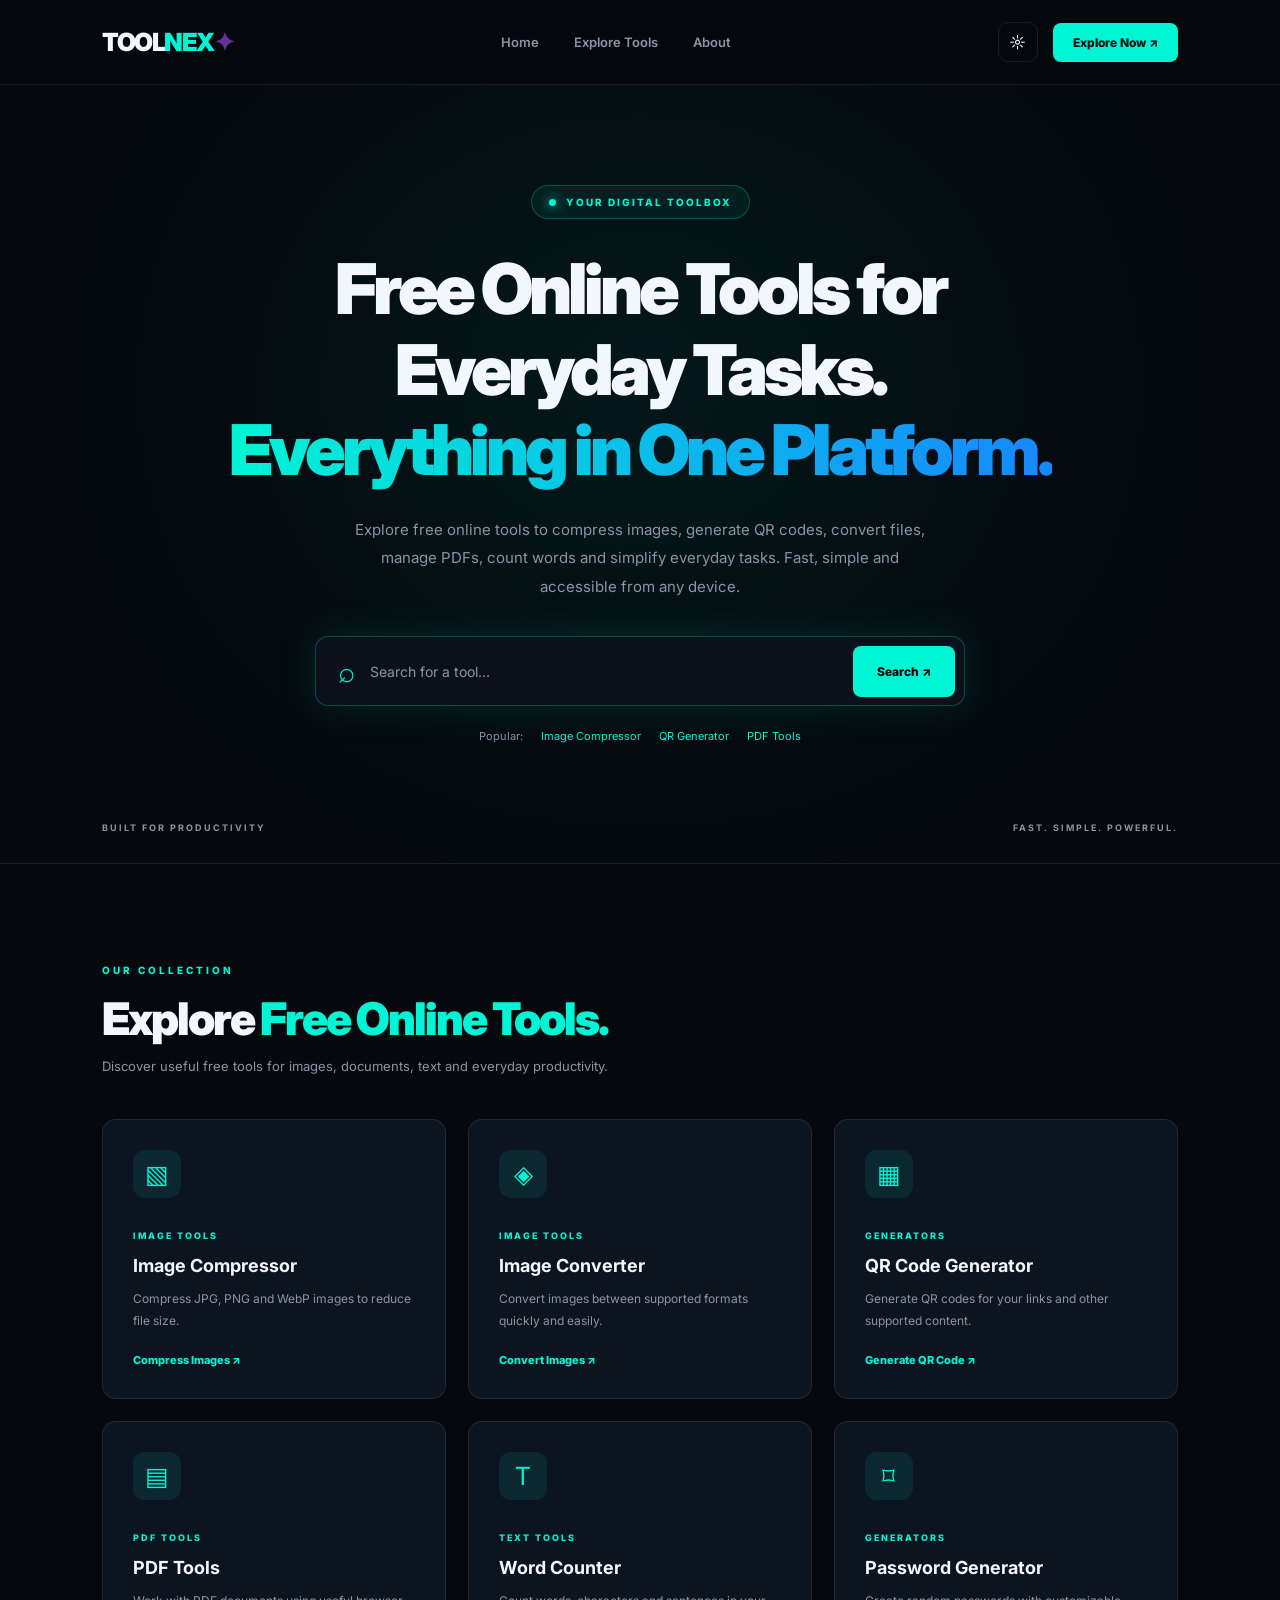
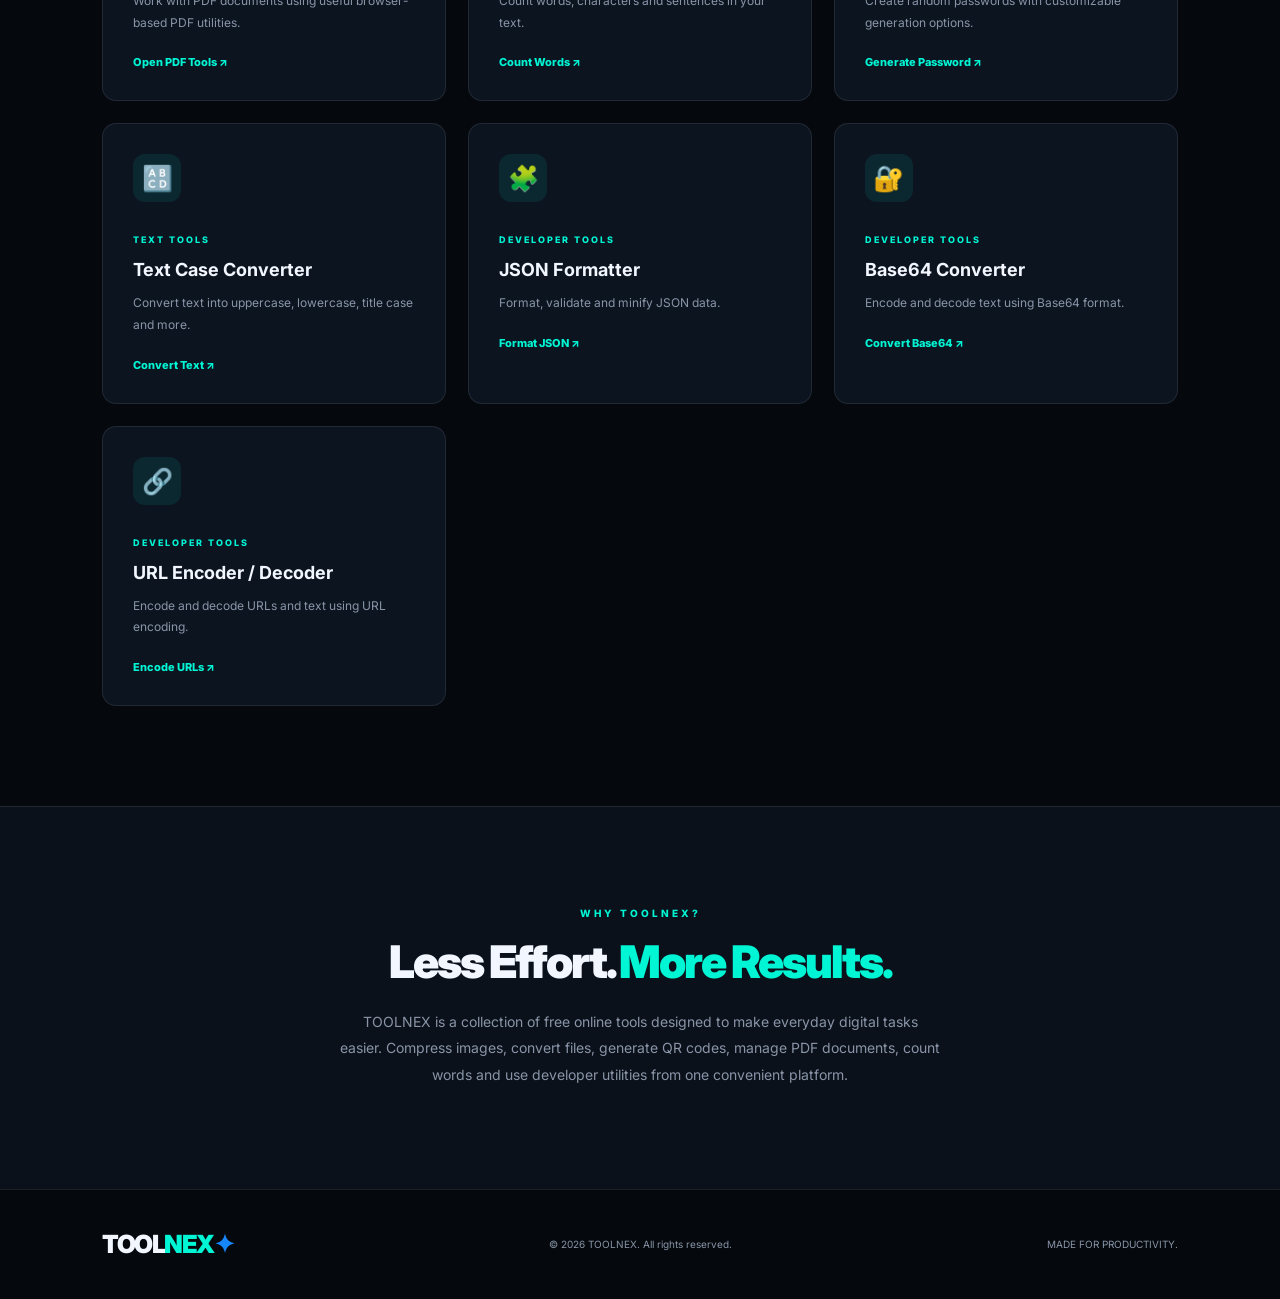
<file: index.html>
<!DOCTYPE html>
<html lang="en">

<head>
    <meta charset="UTF-8">
    <meta name="viewport" content="width=device-width, initial-scale=1.0">

    <!-- Google Search Console Verification -->
    <meta name="google-site-verification" content="qCB3Lh2hnZC_eKk-9dJciXlxJFnbBsDnRE0kiThZESY">

    <!-- Primary SEO -->
    <title>TOOLNEX - Free Online Tools for Images, PDFs, Text & More</title>

    <meta name="description" content="Explore TOOLNEX, your free online toolbox. Compress images, convert image formats, generate QR codes, manage PDFs, count words, create passwords and use developer tools.">

    <meta name="robots" content="index, follow, max-image-preview:large">
    <meta name="theme-color" content="#05080d">

    <meta name="author" content="TOOLNEX">

    <link rel="canonical" href="https://the-apex-coder.github.io/TOOLNEX/">

    <!-- Open Graph SEO -->
    <meta property="og:type" content="website">
    <meta property="og:site_name" content="TOOLNEX">
    <meta property="og:title" content="TOOLNEX - Free Online Tools for Everyone">
    <meta property="og:description" content="Your ultimate collection of free online tools. Compress images, create QR codes, manage PDFs and simplify everyday tasks.">
    <meta property="og:url" content="https://the-apex-coder.github.io/TOOLNEX/">
    <meta property="og:locale" content="en_US">

    <!-- Twitter SEO -->
    <meta name="twitter:card" content="summary">
    <meta name="twitter:title" content="TOOLNEX - Free Online Tools">
    <meta name="twitter:description" content="Discover free online tools for image compression, QR generation, PDFs, text and developer productivity.">

    <!-- Website Stylesheet -->
    <link rel="stylesheet" href="css/style.css">
</head>

<body>

    <!-- NAVBAR -->
    <header class="navbar">

        <a href="index.html" class="logo" aria-label="TOOLNEX Home">
            TOOL<span>NEX</span><i style="color: rebeccapurple;">✦</i>
        </a>

        <nav class="nav-links" id="navLinks" aria-label="Main navigation">
            <a href="#home">Home</a>
            <a href="#tools">Explore Tools</a>
            <a href="#about">About</a>
        </nav>

        <div class="nav-actions">

            <button
                class="theme-btn"
                id="themeBtn"
                aria-label="Toggle theme"
                type="button">
                ☼
            </button>

            <a href="#tools" class="nav-button">
                Explore Now ↗
            </a>

        </div>

        <button
            class="menu-btn"
            id="menuBtn"
            aria-label="Toggle navigation menu"
            aria-expanded="false"
            aria-controls="navLinks"
            type="button">
            ☰
        </button>

    </header>


    <!-- MAIN CONTENT -->
    <main>

        <!-- HERO SECTION -->
        <section class="hero" id="home">

            <div class="hero-glow"></div>

            <div class="hero-content">

                <div class="hero-tag">
                    <span class="status-dot"></span>
                    YOUR DIGITAL TOOLBOX
                </div>

                <h1>
                    Free Online Tools for Everyday Tasks.
                    <br>
                    <span>Everything in One Platform.</span>
                </h1>

                <p>
                    Explore free online tools to compress images,
                    generate QR codes, convert files, manage PDFs,
                    count words and simplify everyday tasks.
                    Fast, simple and accessible from any device.
                </p>

                <!-- TOOL SEARCH -->
                <div class="search-container">

                    <label for="searchInput" class="search-icon">
                        ⌕
                    </label>

                    <input
                        type="search"
                        id="searchInput"
                        placeholder="Search for a tool..."
                        autocomplete="off"
                        aria-label="Search available online tools">

                    <button id="searchBtn" type="button">
                        Search ↗
                    </button>

                </div>

                <div class="popular-searches">

                    <span>Popular:</span>

                    <a href="tools/image-compressor.html">
                        Image Compressor
                    </a>

                    <a href="tools/qr-generator.html">
                        QR Generator
                    </a>

                    <a href="tools/pdf-tools.html">
                        PDF Tools
                    </a>

                </div>

            </div>

            <div class="hero-bottom">
                <span>BUILT FOR PRODUCTIVITY</span>
                <span>FAST. SIMPLE. POWERFUL.</span>
            </div>

        </section>


        <!-- TOOLS COLLECTION -->
        <section class="tools-section" id="tools">

            <div class="section-heading">

                <div>

                    <span class="section-label">
                        OUR COLLECTION
                    </span>

                    <h2>
                        Explore <span>Free Online Tools.</span>
                    </h2>

                    <p>
                        Discover useful free tools for images,
                        documents, text and everyday productivity.
                    </p>

                </div>

            </div>


            <!-- TOOL CARDS -->
            <div class="tools-grid" id="toolsGrid">


                <!-- 1. IMAGE COMPRESSOR -->
                <article class="tool-card" data-name="image compressor">

                    <div class="tool-icon">▧</div>

                    <span class="tool-category">
                        IMAGE TOOLS
                    </span>

                    <h3>Image Compressor</h3>

                    <p>
                        Compress JPG, PNG and WebP images
                        to reduce file size.
                    </p>

                    <a href="tools/image-compressor.html" class="tool-link">
                        Compress Images ↗
                    </a>

                </article>


                <!-- 2. IMAGE CONVERTER -->
                <article class="tool-card" data-name="image converter">

                    <div class="tool-icon">◈</div>

                    <span class="tool-category">
                        IMAGE TOOLS
                    </span>

                    <h3>Image Converter</h3>

                    <p>
                        Convert images between supported
                        formats quickly and easily.
                    </p>

                    <a href="tools/image-converter.html" class="tool-link">
                        Convert Images ↗
                    </a>

                </article>


                <!-- 3. QR GENERATOR -->
                <article class="tool-card" data-name="qr generator">

                    <div class="tool-icon">▦</div>

                    <span class="tool-category">
                        GENERATORS
                    </span>

                    <h3>QR Code Generator</h3>

                    <p>
                        Generate QR codes for your links
                        and other supported content.
                    </p>

                    <a href="tools/qr-generator.html" class="tool-link">
                        Generate QR Code ↗
                    </a>

                </article>


                <!-- 4. PDF TOOLS -->
                <article class="tool-card" data-name="pdf tools">

                    <div class="tool-icon">▤</div>

                    <span class="tool-category">
                        PDF TOOLS
                    </span>

                    <h3>PDF Tools</h3>

                    <p>
                        Work with PDF documents using
                        useful browser-based PDF utilities.
                    </p>

                    <a href="tools/pdf-tools.html" class="tool-link">
                        Open PDF Tools ↗
                    </a>

                </article>


                <!-- 5. WORD COUNTER -->
                <article class="tool-card" data-name="word counter">

                    <div class="tool-icon">T</div>

                    <span class="tool-category">
                        TEXT TOOLS
                    </span>

                    <h3>Word Counter</h3>

                    <p>
                        Count words, characters and sentences
                        in your text.
                    </p>

                    <a href="tools/word-counter.html" class="tool-link">
                        Count Words ↗
                    </a>

                </article>


                <!-- 6. PASSWORD GENERATOR -->
                <article class="tool-card" data-name="password generator">

                    <div class="tool-icon">⌑</div>

                    <span class="tool-category">
                        GENERATORS
                    </span>

                    <h3>Password Generator</h3>

                    <p>
                        Create random passwords with
                        customizable generation options.
                    </p>

                    <a href="tools/password-generator.html" class="tool-link">
                        Generate Password ↗
                    </a>

                </article>


                <!-- 7. TEXT CASE CONVERTER -->
                <article class="tool-card" data-name="text case converter">

                    <div class="tool-icon">🔠</div>

                    <span class="tool-category">
                        TEXT TOOLS
                    </span>

                    <h3>Text Case Converter</h3>

                    <p>
                        Convert text into uppercase,
                        lowercase, title case and more.
                    </p>

                    <a href="tools/text-case-converter.html" class="tool-link">
                        Convert Text ↗
                    </a>

                </article>


                <!-- 8. JSON FORMATTER -->
                <article class="tool-card" data-name="json formatter">

                    <div class="tool-icon">🧩</div>

                    <span class="tool-category">
                        DEVELOPER TOOLS
                    </span>

                    <h3>JSON Formatter</h3>

                    <p>
                        Format, validate and minify
                        JSON data.
                    </p>

                    <a href="tools/json-formatter.html" class="tool-link">
                        Format JSON ↗
                    </a>

                </article>


                <!-- 9. BASE64 CONVERTER -->
                <article class="tool-card" data-name="base64 converter">

                    <div class="tool-icon">🔐</div>

                    <span class="tool-category">
                        DEVELOPER TOOLS
                    </span>

                    <h3>Base64 Converter</h3>

                    <p>
                        Encode and decode text
                        using Base64 format.
                    </p>

                    <a href="tools/base64-converter.html" class="tool-link">
                        Convert Base64 ↗
                    </a>

                </article>


                <!-- 10. URL ENCODER / DECODER -->
                <article class="tool-card" data-name="url encoder decoder">

                    <div class="tool-icon">🔗</div>

                    <span class="tool-category">
                        DEVELOPER TOOLS
                    </span>

                    <h3>URL Encoder / Decoder</h3>

                    <p>
                        Encode and decode URLs and
                        text using URL encoding.
                    </p>

                    <a href="tools/url-encoder.html" class="tool-link">
                        Encode URLs ↗
                    </a>

                </article>


            </div>

            <p class="no-results" id="noResults" hidden>
                No matching tools found. Try another search.
            </p>

        </section>


        <!-- ABOUT SECTION -->
        <section class="about-section" id="about">

            <span class="section-label">
                WHY TOOLNEX?
            </span>

            <h2>
                Less Effort. <span>More Results.</span>
            </h2>

            <p>
                TOOLNEX is a collection of free online tools
                designed to make everyday digital tasks easier.
                Compress images, convert files, generate QR codes,
                manage PDF documents, count words and use developer
                utilities from one convenient platform.
            </p>

        </section>

    </main>


    <!-- FOOTER -->
    <footer class="footer">

        <a href="index.html" class="logo" aria-label="TOOLNEX Home">
            TOOL<span>NEX</span><i>✦</i>
        </a>

        <p>
            © 2026 TOOLNEX. All rights reserved.
        </p>

        <span>
            MADE FOR PRODUCTIVITY.
        </span>

    </footer>


    <!-- JAVASCRIPT -->
    <script src="js/script.js"></script>

</body>
</html>
</file>
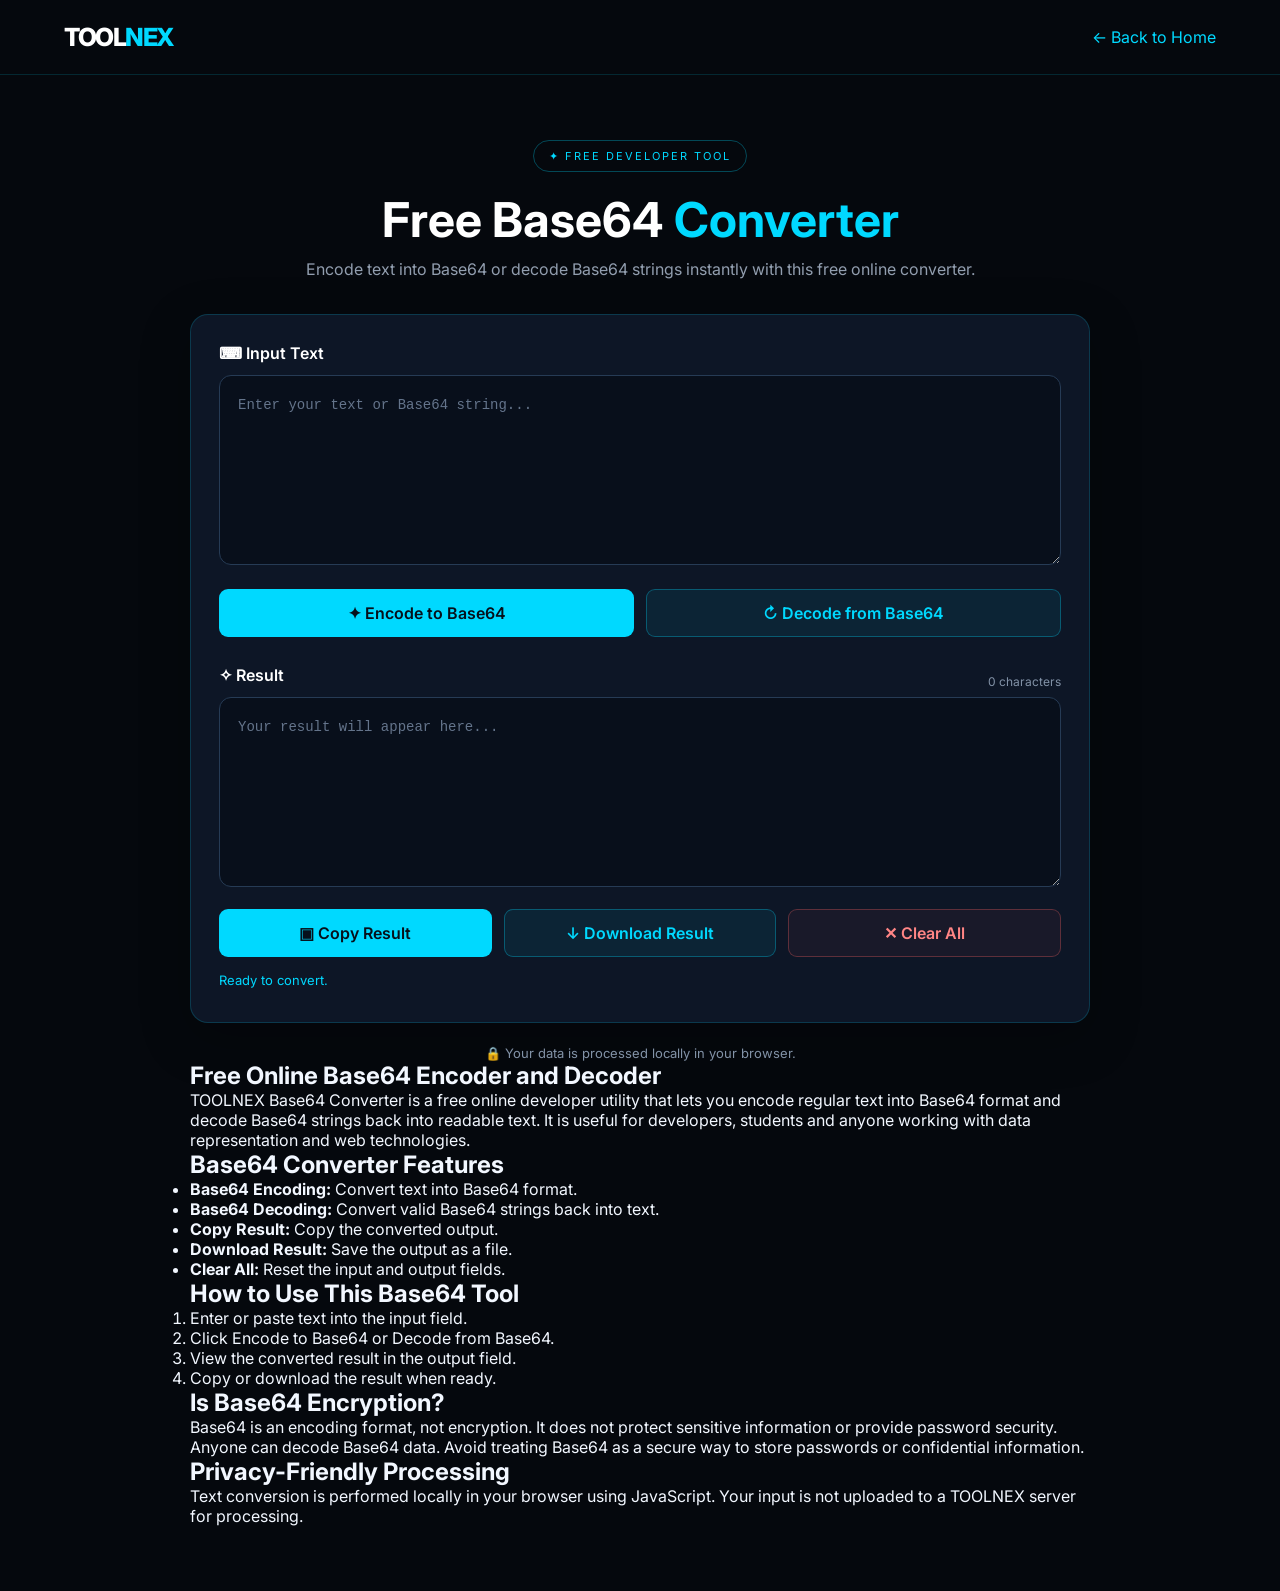
<file: tools/base64-converter.html>
<!DOCTYPE html>
<html lang="en">
<head>
    <meta charset="UTF-8">
    <meta name="viewport" content="width=device-width, initial-scale=1.0">

    <title>Free Base64 Encoder & Decoder Online | TOOLNEX</title>
    <meta name="description" content="Encode and decode Base64 text online for free with TOOLNEX. Convert text to Base64 and decode Base64 strings instantly using this simple browser-based tool.">
    <meta name="robots" content="index, follow">
    <meta name="theme-color" content="#050b12">

    <link rel="canonical" href="https://the-apex-coder.github.io/TOOLNEX/tools/base64-converter.html">

    <meta property="og:type" content="website">
    <meta property="og:title" content="Free Base64 Encoder & Decoder Online | TOOLNEX">
    <meta property="og:description" content="Encode text into Base64 or decode Base64 strings instantly with this free online developer tool.">
    <meta property="og:url" content="https://the-apex-coder.github.io/TOOLNEX/tools/base64-converter.html">
    <meta property="og:site_name" content="TOOLNEX">

    <meta name="twitter:card" content="summary">
    <meta name="twitter:title" content="Free Base64 Converter Online | TOOLNEX">
    <meta name="twitter:description" content="Free online Base64 encoder and decoder for quick text conversion.">

    <script type="application/ld+json">
    {
        "@context": "https://schema.org",
        "@type": "WebApplication",
        "name": "TOOLNEX Base64 Converter",
        "url": "https://the-apex-coder.github.io/TOOLNEX/tools/base64-converter.html",
        "description": "A free online tool to encode text into Base64 and decode Base64 strings.",
        "applicationCategory": "DeveloperApplication",
        "operatingSystem": "Any",
        "offers": {
            "@type": "Offer",
            "price": "0",
            "priceCurrency": "USD"
        }
    }
    </script>

    <link rel="stylesheet" href="../css/style.css">
    <link rel="stylesheet" href="../css/base64-converter.css">
</head>

<body>

    <header class="tool-header">
        <a href="../index.html" class="logo">TOOL<span>NEX</span></a>
        <a href="../index.html" class="back-home">← Back to Home</a>
    </header>

    <main class="base64-container">

        <section class="base64-heading">
            <span class="tool-tag">✦ FREE DEVELOPER TOOL</span>
            <h1>Free Base64 <span>Converter</span></h1>
            <p>
                Encode text into Base64 or decode Base64 strings instantly
                with this free online converter.
            </p>
        </section>

        <section class="base64-box" aria-label="Base64 converter workspace">

            <label for="inputText">⌨ Input Text</label>

            <textarea
                id="inputText"
                placeholder="Enter your text or Base64 string..."
                spellcheck="false"
                aria-label="Enter text or Base64 input"
            ></textarea>

            <div class="base64-actions">
                <button id="encodeBtn" class="primary-btn">✦ Encode to Base64</button>
                <button id="decodeBtn">↻ Decode from Base64</button>
            </div>

            <div class="output-heading">
                <label for="outputText">✧ Result</label>
                <span id="resultStats">0 characters</span>
            </div>

            <textarea
                id="outputText"
                placeholder="Your result will appear here..."
                readonly
                spellcheck="false"
                aria-label="Base64 conversion result"
            ></textarea>

            <div class="bottom-actions">
                <button id="copyBtn" class="primary-btn">▣ Copy Result</button>
                <button id="downloadBtn">↓ Download Result</button>
                <button id="clearBtn" class="clear-btn">✕ Clear All</button>
            </div>

            <p id="statusMessage" aria-live="polite">
                Ready to convert.
            </p>

        </section>

        <section class="privacy-note">
            <p>🔒 Your data is processed locally in your browser.</p>
        </section>

        <section class="base64-info">

            <h2>Free Online Base64 Encoder and Decoder</h2>

            <p>
                TOOLNEX Base64 Converter is a free online developer utility
                that lets you encode regular text into Base64 format and
                decode Base64 strings back into readable text. It is useful
                for developers, students and anyone working with data
                representation and web technologies.
            </p>

            <h2>Base64 Converter Features</h2>

            <ul>
                <li><strong>Base64 Encoding:</strong> Convert text into Base64 format.</li>
                <li><strong>Base64 Decoding:</strong> Convert valid Base64 strings back into text.</li>
                <li><strong>Copy Result:</strong> Copy the converted output.</li>
                <li><strong>Download Result:</strong> Save the output as a file.</li>
                <li><strong>Clear All:</strong> Reset the input and output fields.</li>
            </ul>

            <h2>How to Use This Base64 Tool</h2>

            <ol>
                <li>Enter or paste text into the input field.</li>
                <li>Click Encode to Base64 or Decode from Base64.</li>
                <li>View the converted result in the output field.</li>
                <li>Copy or download the result when ready.</li>
            </ol>

            <h2>Is Base64 Encryption?</h2>

            <p>
                Base64 is an encoding format, not encryption. It does not
                protect sensitive information or provide password security.
                Anyone can decode Base64 data. Avoid treating Base64 as a
                secure way to store passwords or confidential information.
            </p>

            <h2>Privacy-Friendly Processing</h2>

            <p>
                Text conversion is performed locally in your browser using
                JavaScript. Your input is not uploaded to a TOOLNEX server
                for processing.
            </p>

        </section>

    </main>

    <script src="../js/base64-converter.js"></script>

</body>
</html>
</file>
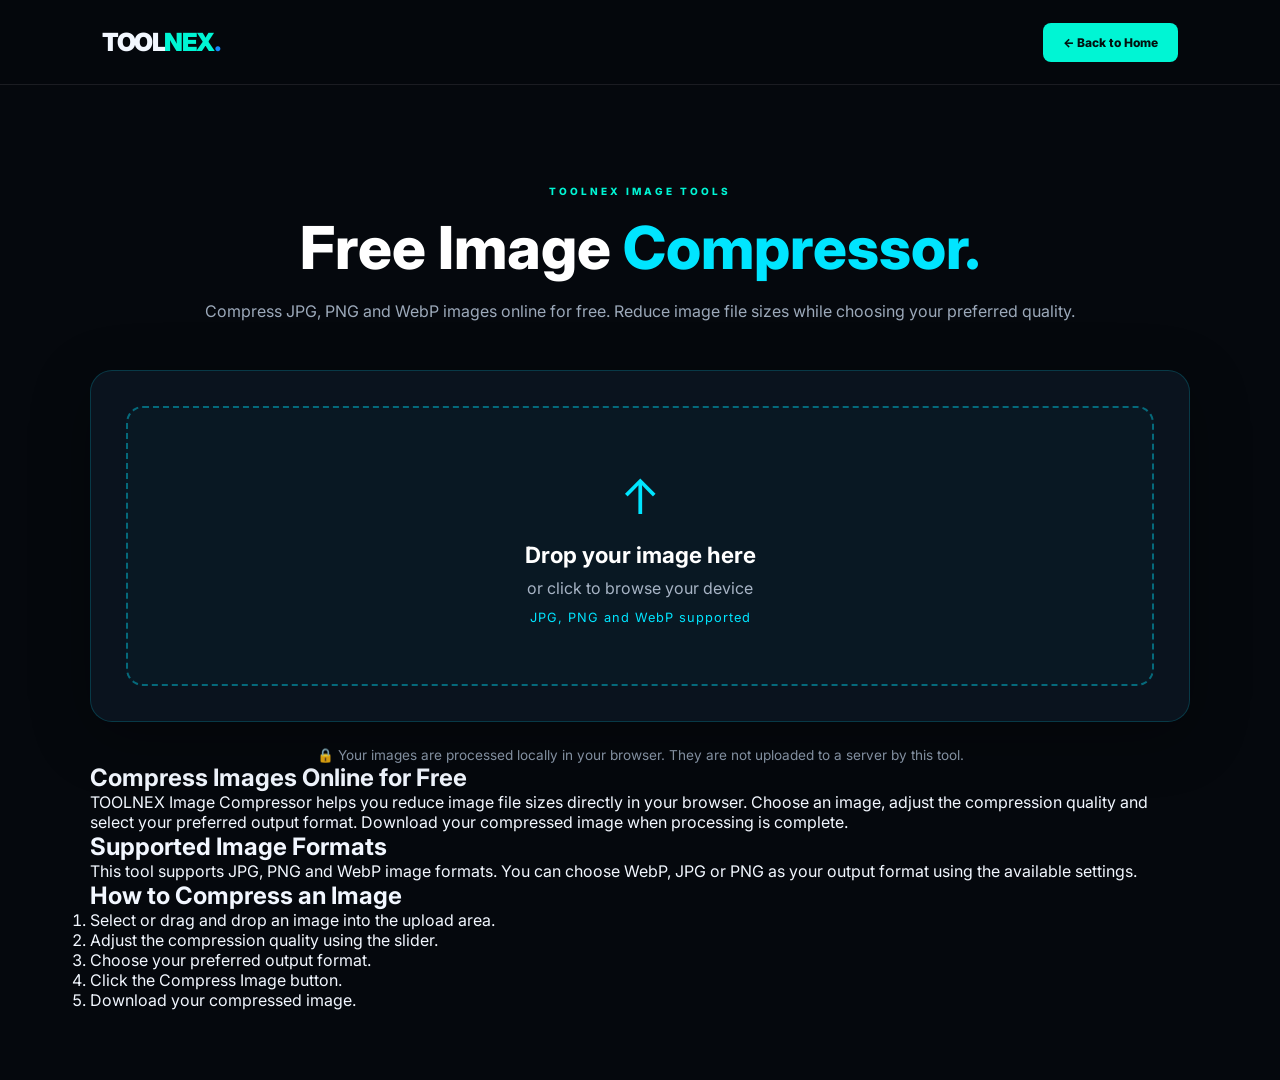
<file: tools/image-compressor.html>
<!DOCTYPE html>
<html lang="en">

<head>
    <meta charset="UTF-8">
    <meta name="viewport" content="width=device-width, initial-scale=1.0">

    <!-- Primary SEO -->
    <title>Free Image Compressor Online - Compress JPG, PNG & WebP | TOOLNEX</title>

    <meta name="description"
        content="Compress images online for free with TOOLNEX. Reduce JPG, PNG and WebP image file sizes, adjust compression quality and download optimized images directly in your browser.">

    <meta name="robots" content="index, follow, max-image-preview:large">
    <meta name="theme-color" content="#05080d">

    <link rel="canonical"
        href="https://the-apex-coder.github.io/TOOLNEX/tools/image-compressor.html">

    <!-- Open Graph SEO -->
    <meta property="og:type" content="website">
    <meta property="og:title"
        content="Free Image Compressor Online - TOOLNEX">
    <meta property="og:description"
        content="Compress JPG, PNG and WebP images online for free. Reduce image size and download optimized images with TOOLNEX.">
    <meta property="og:url"
        content="https://the-apex-coder.github.io/TOOLNEX/tools/image-compressor.html">
    <meta property="og:site_name" content="TOOLNEX">

    <!-- Twitter SEO -->
    <meta name="twitter:card" content="summary">
    <meta name="twitter:title"
        content="Free Online Image Compressor | TOOLNEX">
    <meta name="twitter:description"
        content="Compress JPG, PNG and WebP images online for free with TOOLNEX.">

    <!-- Structured Data -->
    <script type="application/ld+json">
    {
        "@context": "https://schema.org",
        "@type": "WebApplication",
        "name": "TOOLNEX Free Image Compressor",
        "url": "https://the-apex-coder.github.io/TOOLNEX/tools/image-compressor.html",
        "description": "A free online image compressor for reducing JPG, PNG and WebP image file sizes.",
        "applicationCategory": "MultimediaApplication",
        "operatingSystem": "Any",
        "browserRequirements": "Requires a modern web browser",
        "offers": {
            "@type": "Offer",
            "price": "0",
            "priceCurrency": "USD"
        }
    }
    </script>

    <!-- Stylesheets -->
    <link rel="stylesheet" href="../css/style.css">
    <link rel="stylesheet" href="../css/image-compressor.css">

</head>

<body>

    <!-- Navigation -->
    <header class="navbar">

        <a href="../index.html" class="logo" aria-label="TOOLNEX Home">
            TOOL<span>NEX</span><i>.</i>
        </a>

        <a href="../index.html" class="nav-button">
            ← Back to Home
        </a>

    </header>

    <!-- Main Content -->
    <main class="compressor-page">

        <!-- Page Heading -->
        <div class="compressor-heading">

            <span class="section-label">
                TOOLNEX IMAGE TOOLS
            </span>

            <h1>
                Free Image <span>Compressor.</span>
            </h1>

            <p>
                Compress JPG, PNG and WebP images online for free.
                Reduce image file sizes while choosing your preferred quality.
            </p>

        </div>

        <!-- Image Compressor Tool -->
        <section class="compressor-box" aria-label="Online image compression tool">

            <label for="imageInput" class="upload-area" id="uploadArea">

                <div class="upload-icon">↑</div>

                <h2>Drop your image here</h2>

                <p>
                    or click to browse your device
                </p>

                <span>
                    JPG, PNG and WebP supported
                </span>

                <input
                    type="file"
                    id="imageInput"
                    accept="image/jpeg,image/png,image/webp"
                    aria-label="Choose an image to compress"
                >

            </label>

            <!-- Image Editor -->
            <div class="editor" id="editor" hidden>

                <!-- Image Preview -->
                <div class="preview-area">

                    <div>

                        <span class="preview-label">
                            ORIGINAL IMAGE
                        </span>

                        <img
                            id="originalPreview"
                            alt="Original uploaded image preview"
                        >

                        <p id="originalInfo"></p>

                    </div>

                    <div>

                        <span class="preview-label">
                            COMPRESSED IMAGE
                        </span>

                        <img
                            id="compressedPreview"
                            alt="Compressed image preview"
                        >

                        <p id="compressedInfo">
                            Not compressed yet
                        </p>

                    </div>

                </div>

                <!-- Compression Settings -->
                <div class="settings">

                    <div class="setting-heading">

                        <label for="quality">
                            Compression Quality
                        </label>

                        <strong id="qualityValue">
                            70%
                        </strong>

                    </div>

                    <input
                        type="range"
                        id="quality"
                        min="10"
                        max="100"
                        value="70"
                        aria-label="Compression quality"
                    >

                    <div class="quality-labels">

                        <span>Smaller file</span>
                        <span>Better quality</span>

                    </div>

                    <label for="format">
                        Output Format
                    </label>

                    <select id="format">

                        <option value="image/webp">WebP</option>
                        <option value="image/jpeg">JPG</option>
                        <option value="image/png">PNG</option>

                    </select>

                    <button
                        id="compressBtn"
                        class="compress-button"
                        type="button"
                    >
                        Compress Image ↗
                    </button>

                    <button
                        id="downloadBtn"
                        class="download-button"
                        type="button"
                        disabled
                    >
                        Download Image ↓
                    </button>

                    <button
                        id="resetBtn"
                        class="reset-button"
                        type="button"
                    >
                        Choose Another Image
                    </button>

                    <p id="statusMessage" role="status" aria-live="polite"></p>

                </div>

            </div>

        </section>

        <!-- Privacy Information -->
        <p class="privacy-note">
            🔒 Your images are processed locally in your browser.
            They are not uploaded to a server by this tool.
        </p>

        <!-- SEO Content -->
        <section class="seo-content">

            <h2>
                Compress Images Online for Free
            </h2>

            <p>
                TOOLNEX Image Compressor helps you reduce image file sizes
                directly in your browser. Choose an image, adjust the
                compression quality and select your preferred output format.
                Download your compressed image when processing is complete.
            </p>

            <h2>
                Supported Image Formats
            </h2>

            <p>
                This tool supports JPG, PNG and WebP image formats.
                You can choose WebP, JPG or PNG as your output format
                using the available settings.
            </p>

            <h2>
                How to Compress an Image
            </h2>

            <ol>
                <li>Select or drag and drop an image into the upload area.</li>
                <li>Adjust the compression quality using the slider.</li>
                <li>Choose your preferred output format.</li>
                <li>Click the Compress Image button.</li>
                <li>Download your compressed image.</li>
            </ol>

        </section>

    </main>

    <!-- JavaScript -->
    <script src="../js/image-compressor.js"></script>

</body>
</html>
</file>
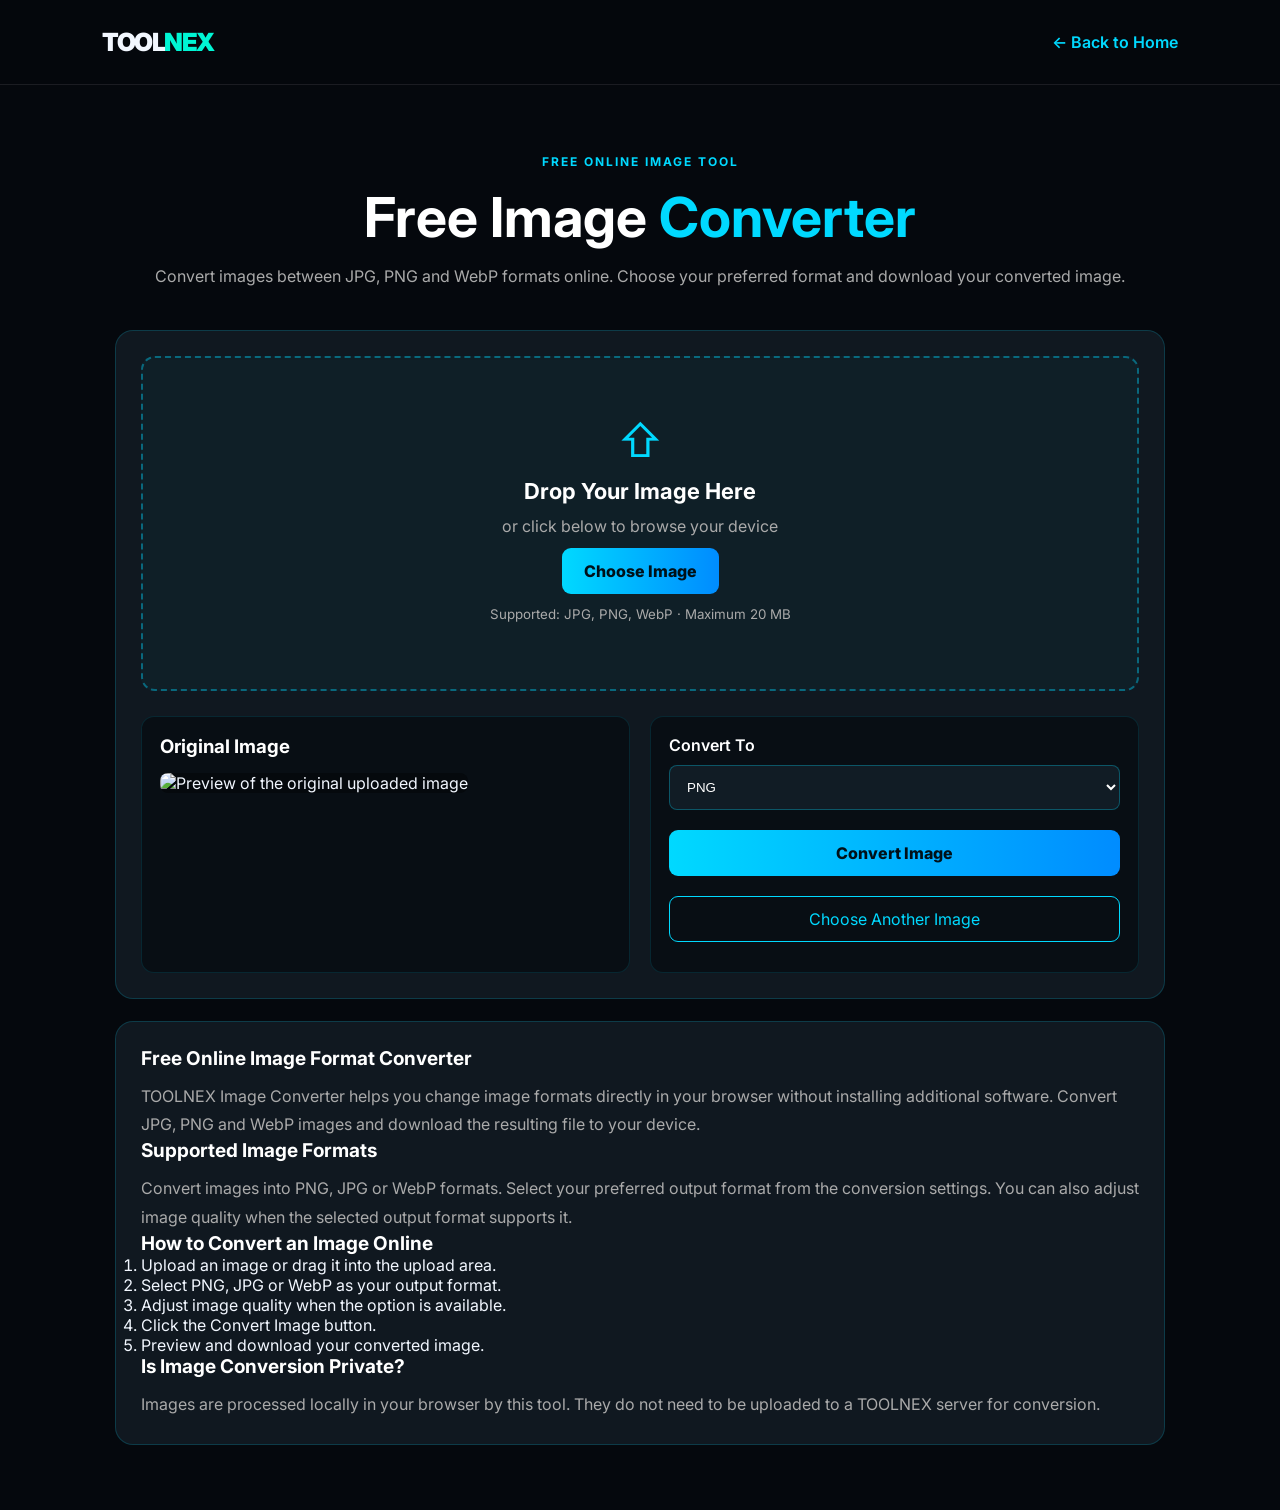
<file: tools/image-converter.html>
<!DOCTYPE html>
<html lang="en">

<head>
    <meta charset="UTF-8">
    <meta name="viewport" content="width=device-width, initial-scale=1.0">

    <!-- Primary SEO -->
    <title>Free Online Image Converter - Convert JPG, PNG & WebP | TOOLNEX</title>

    <meta name="description"
        content="Convert images online for free with TOOLNEX. Change JPG, PNG and WebP image formats directly in your browser. Adjust image quality and download converted images easily.">

    <meta name="robots" content="index, follow, max-image-preview:large">
    <meta name="theme-color" content="#05080d">

    <link rel="canonical"
        href="https://the-apex-coder.github.io/TOOLNEX/tools/image-converter.html">

    <!-- Open Graph -->
    <meta property="og:type" content="website">
    <meta property="og:title"
        content="Free Online Image Converter | TOOLNEX">
    <meta property="og:description"
        content="Convert JPG, PNG and WebP images online for free. Choose your output format and download converted images.">
    <meta property="og:url"
        content="https://the-apex-coder.github.io/TOOLNEX/tools/image-converter.html">
    <meta property="og:site_name" content="TOOLNEX">

    <!-- Twitter -->
    <meta name="twitter:card" content="summary">
    <meta name="twitter:title"
        content="Free Image Converter Online | TOOLNEX">
    <meta name="twitter:description"
        content="Convert images between JPG, PNG and WebP formats for free with TOOLNEX.">

    <!-- Structured Data -->
    <script type="application/ld+json">
    {
        "@context": "https://schema.org",
        "@type": "WebApplication",
        "name": "TOOLNEX Image Converter",
        "url": "https://the-apex-coder.github.io/TOOLNEX/tools/image-converter.html",
        "description": "A free online image converter for changing images between JPG, PNG and WebP formats.",
        "applicationCategory": "MultimediaApplication",
        "operatingSystem": "Any",
        "browserRequirements": "Requires a modern web browser",
        "offers": {
            "@type": "Offer",
            "price": "0",
            "priceCurrency": "USD"
        }
    }
    </script>

    <!-- Stylesheets -->
    <link rel="stylesheet" href="../css/style.css">
    <link rel="stylesheet" href="../css/image-converter.css">

</head>

<body>

    <!-- Navigation -->
    <header class="navbar">

        <a href="../index.html" class="logo" aria-label="TOOLNEX Home">
            TOOL<span>NEX</span>
        </a>

        <a href="../index.html" class="back-home">
            ← Back to Home
        </a>

    </header>

    <!-- Main Content -->
    <main class="converter-container">

        <!-- Heading -->
        <section class="converter-heading">

            <span class="tool-label">
                FREE ONLINE IMAGE TOOL
            </span>

            <h1>
                Free Image <span>Converter</span>
            </h1>

            <p>
                Convert images between JPG, PNG and WebP formats online.
                Choose your preferred format and download your converted image.
            </p>

        </section>

        <!-- Image Converter -->
        <section class="converter-box" aria-label="Online image converter tool">

            <!-- Upload Area -->
            <div class="upload-area" id="uploadArea">

                <div class="upload-icon">⇧</div>

                <h2>Drop Your Image Here</h2>

                <p>
                    or click below to browse your device
                </p>

                <button
                    type="button"
                    id="browseBtn"
                    class="browse-btn"
                >
                    Choose Image
                </button>

                <input
                    type="file"
                    id="imageInput"
                    accept="image/jpeg,image/png,image/webp"
                    hidden
                    aria-label="Choose an image to convert"
                >

                <small>
                    Supported: JPG, PNG, WebP · Maximum 20 MB
                </small>

            </div>

            <!-- Converter Workspace -->
            <div
                id="converterWorkspace"
                class="converter-workspace"
                hidden
            >

                <!-- Original Image -->
                <div class="image-preview">

                    <h3>Original Image</h3>

                    <img
                        id="originalPreview"
                        alt="Preview of the original uploaded image"
                    >

                    <p id="originalInfo"></p>

                </div>

                <!-- Conversion Settings -->
                <div class="conversion-settings">

                    <label for="outputFormat">
                        Convert To
                    </label>

                    <select id="outputFormat">

                        <option value="image/png">PNG</option>
                        <option value="image/jpeg">JPG</option>
                        <option value="image/webp">WebP</option>

                    </select>

                    <div
                        id="qualitySection"
                        class="quality-section"
                        hidden
                    >

                        <div class="quality-header">

                            <label for="qualitySlider">
                                Image Quality
                            </label>

                            <strong id="qualityValue">
                                90%
                            </strong>

                        </div>

                        <input
                            type="range"
                            id="qualitySlider"
                            min="10"
                            max="100"
                            value="90"
                        >

                    </div>

                    <button
                        id="convertBtn"
                        class="convert-btn"
                        type="button"
                    >
                        Convert Image
                    </button>

                    <button
                        id="resetBtn"
                        class="reset-btn"
                        type="button"
                    >
                        Choose Another Image
                    </button>

                    <p
                        id="errorMessage"
                        class="error-message"
                        role="status"
                        aria-live="polite"
                    ></p>

                </div>

                <!-- Converted Image -->
                <div
                    class="image-preview result-preview"
                    id="resultPanel"
                    hidden
                >

                    <h3>Converted Image</h3>

                    <img
                        id="convertedPreview"
                        alt="Preview of the converted image"
                    >

                    <p id="convertedInfo"></p>

                    <button
                        id="downloadBtn"
                        class="download-btn"
                        type="button"
                    >
                        Download Image
                    </button>

                </div>

            </div>

        </section>

        <!-- SEO Information -->
        <section class="converter-info">

            <h2>
                Free Online Image Format Converter
            </h2>

            <p>
                TOOLNEX Image Converter helps you change image formats
                directly in your browser without installing additional
                software. Convert JPG, PNG and WebP images and download
                the resulting file to your device.
            </p>

            <h2>
                Supported Image Formats
            </h2>

            <p>
                Convert images into PNG, JPG or WebP formats.
                Select your preferred output format from the conversion
                settings. You can also adjust image quality when the
                selected output format supports it.
            </p>

            <h2>
                How to Convert an Image Online
            </h2>

            <ol>
                <li>Upload an image or drag it into the upload area.</li>
                <li>Select PNG, JPG or WebP as your output format.</li>
                <li>Adjust image quality when the option is available.</li>
                <li>Click the Convert Image button.</li>
                <li>Preview and download your converted image.</li>
            </ol>

            <h2>
                Is Image Conversion Private?
            </h2>

            <p>
                Images are processed locally in your browser by this tool.
                They do not need to be uploaded to a TOOLNEX server for
                conversion.
            </p>

        </section>

    </main>

    <!-- JavaScript -->
    <script src="../js/image-converter.js"></script>

</body>
</html>
</file>
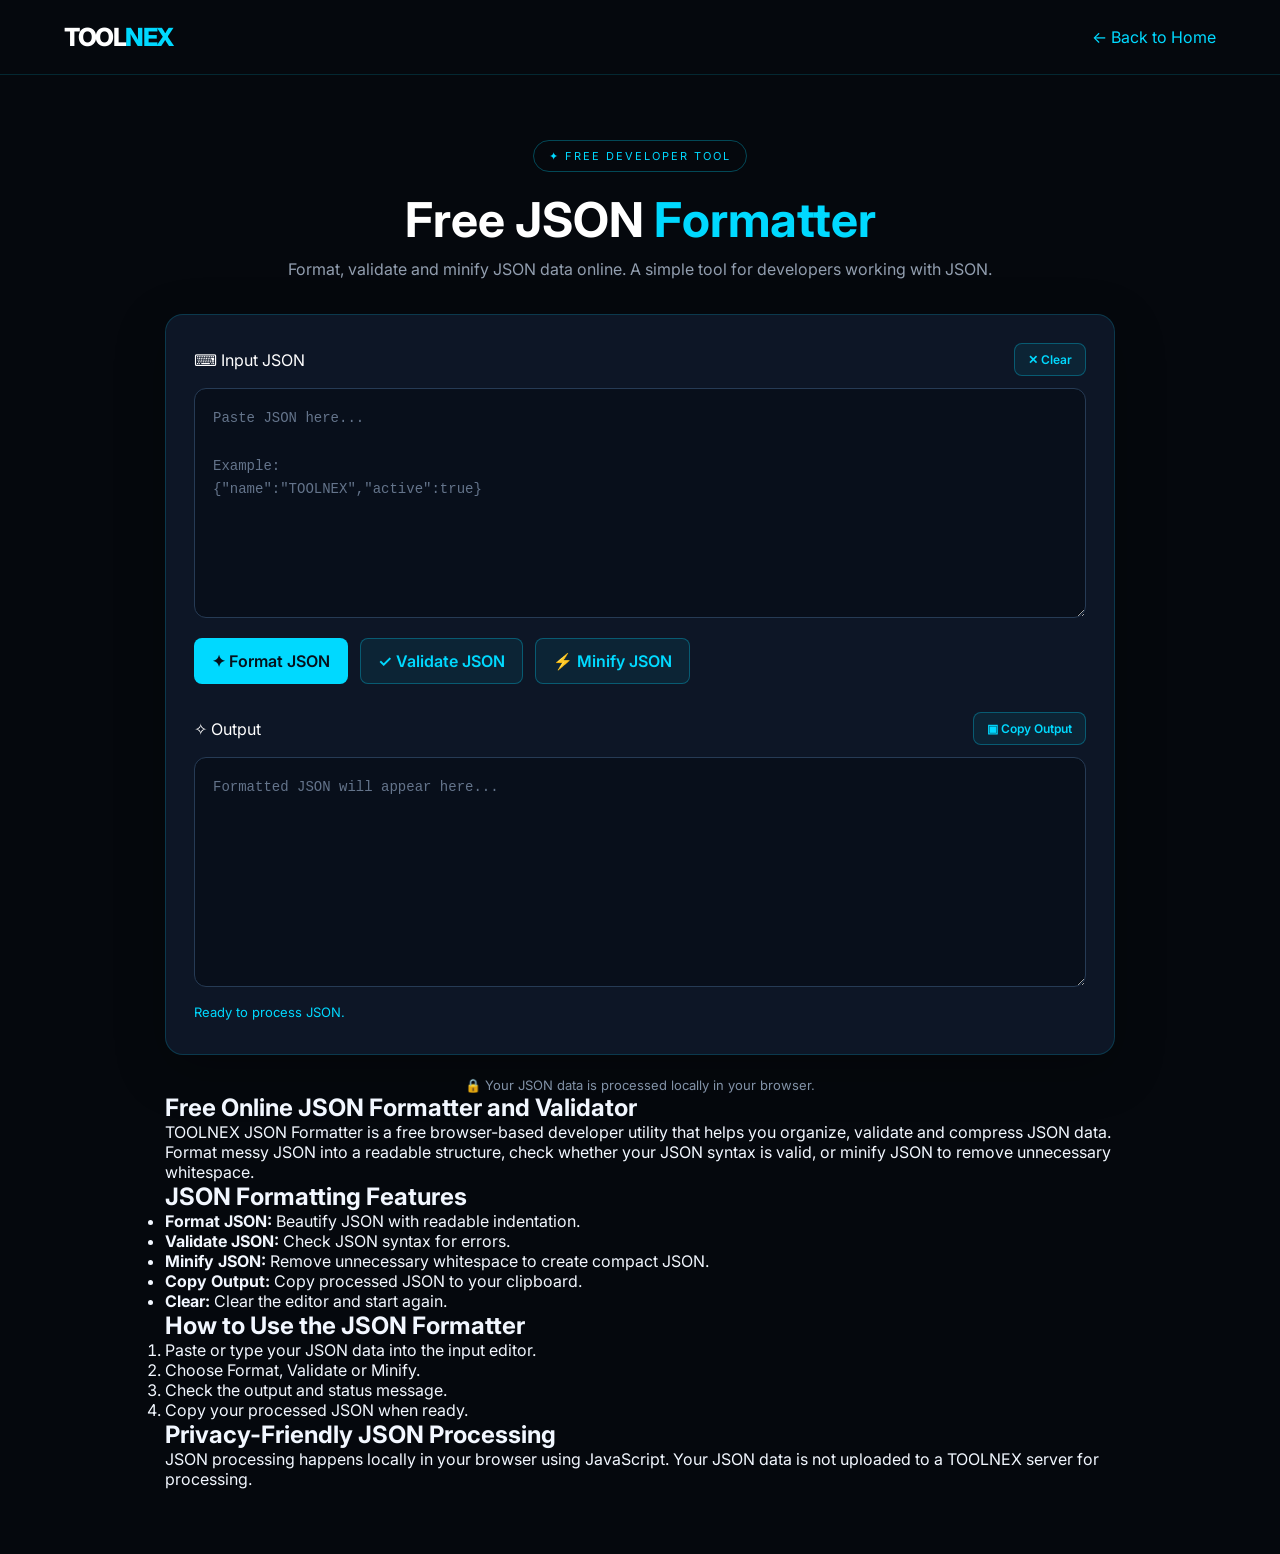
<file: tools/json-formatter.html>
<!DOCTYPE html>
<html lang="en">
<head>
    <meta charset="UTF-8">
    <meta name="viewport" content="width=device-width, initial-scale=1.0">

    <title>Free JSON Formatter & Validator Online - TOOLNEX</title>
    <meta name="description" content="Format, validate and minify JSON online for free. Use TOOLNEX JSON Formatter to beautify JSON, check syntax errors and compress JSON data instantly.">
    <meta name="robots" content="index, follow">
    <meta name="theme-color" content="#050b12">

    <link rel="canonical" href="https://the-apex-coder.github.io/TOOLNEX/tools/json-formatter.html">

    <meta property="og:type" content="website">
    <meta property="og:title" content="Free JSON Formatter & Validator Online | TOOLNEX">
    <meta property="og:description" content="Beautify, validate and minify JSON data with this free online developer tool.">
    <meta property="og:url" content="https://the-apex-coder.github.io/TOOLNEX/tools/json-formatter.html">
    <meta property="og:site_name" content="TOOLNEX">

    <meta name="twitter:card" content="summary">
    <meta name="twitter:title" content="Free JSON Formatter & Validator | TOOLNEX">
    <meta name="twitter:description" content="Format, validate and minify JSON data instantly with TOOLNEX.">

    <script type="application/ld+json">
    {
        "@context": "https://schema.org",
        "@type": "WebApplication",
        "name": "TOOLNEX JSON Formatter",
        "url": "https://the-apex-coder.github.io/TOOLNEX/tools/json-formatter.html",
        "description": "A free online JSON tool to format, validate and minify JSON data.",
        "applicationCategory": "DeveloperApplication",
        "operatingSystem": "Any",
        "offers": {
            "@type": "Offer",
            "price": "0",
            "priceCurrency": "USD"
        }
    }
    </script>

    <link rel="stylesheet" href="../css/style.css">
    <link rel="stylesheet" href="../css/json-formatter.css">
</head>

<body>

    <header class="tool-header">
        <a href="../index.html" class="logo">TOOL<span>NEX</span></a>
        <a href="../index.html" class="back-home">← Back to Home</a>
    </header>

    <main class="json-container">

        <section class="json-heading">
            <span class="tool-tag">✦ FREE DEVELOPER TOOL</span>
            <h1>Free JSON <span>Formatter</span></h1>
            <p>
                Format, validate and minify JSON data online.
                A simple tool for developers working with JSON.
            </p>
        </section>

        <section class="json-box" aria-label="JSON formatter workspace">

            <div class="editor-heading">
                <label for="jsonInput">⌨ Input JSON</label>
                <button id="clearBtn" class="small-btn">✕ Clear</button>
            </div>

            <textarea
                id="jsonInput"
                spellcheck="false"
                placeholder='Paste JSON here...

Example:
{"name":"TOOLNEX","active":true}'
                aria-label="Enter JSON data"
            ></textarea>

            <div class="json-actions">
                <button id="formatBtn" class="primary-btn">✦ Format JSON</button>
                <button id="validateBtn">✓ Validate JSON</button>
                <button id="minifyBtn">⚡ Minify JSON</button>
            </div>

            <div class="editor-heading output-heading">
                <label for="jsonOutput">✧ Output</label>
                <button id="copyBtn" class="small-btn">▣ Copy Output</button>
            </div>

            <textarea
                id="jsonOutput"
                spellcheck="false"
                placeholder="Formatted JSON will appear here..."
                readonly
                aria-label="JSON output"
            ></textarea>

            <div id="statusMessage" aria-live="polite">
                Ready to process JSON.
            </div>

        </section>

        <section class="privacy-note">
            <p>🔒 Your JSON data is processed locally in your browser.</p>
        </section>

        <section class="json-info">

            <h2>Free Online JSON Formatter and Validator</h2>

            <p>
                TOOLNEX JSON Formatter is a free browser-based developer
                utility that helps you organize, validate and compress
                JSON data. Format messy JSON into a readable structure,
                check whether your JSON syntax is valid, or minify JSON
                to remove unnecessary whitespace.
            </p>

            <h2>JSON Formatting Features</h2>

            <ul>
                <li><strong>Format JSON:</strong> Beautify JSON with readable indentation.</li>
                <li><strong>Validate JSON:</strong> Check JSON syntax for errors.</li>
                <li><strong>Minify JSON:</strong> Remove unnecessary whitespace to create compact JSON.</li>
                <li><strong>Copy Output:</strong> Copy processed JSON to your clipboard.</li>
                <li><strong>Clear:</strong> Clear the editor and start again.</li>
            </ul>

            <h2>How to Use the JSON Formatter</h2>

            <ol>
                <li>Paste or type your JSON data into the input editor.</li>
                <li>Choose Format, Validate or Minify.</li>
                <li>Check the output and status message.</li>
                <li>Copy your processed JSON when ready.</li>
            </ol>

            <h2>Privacy-Friendly JSON Processing</h2>

            <p>
                JSON processing happens locally in your browser using
                JavaScript. Your JSON data is not uploaded to a TOOLNEX
                server for processing.
            </p>

        </section>

    </main>

    <script src="../js/json-formatter.js"></script>

</body>
</file>
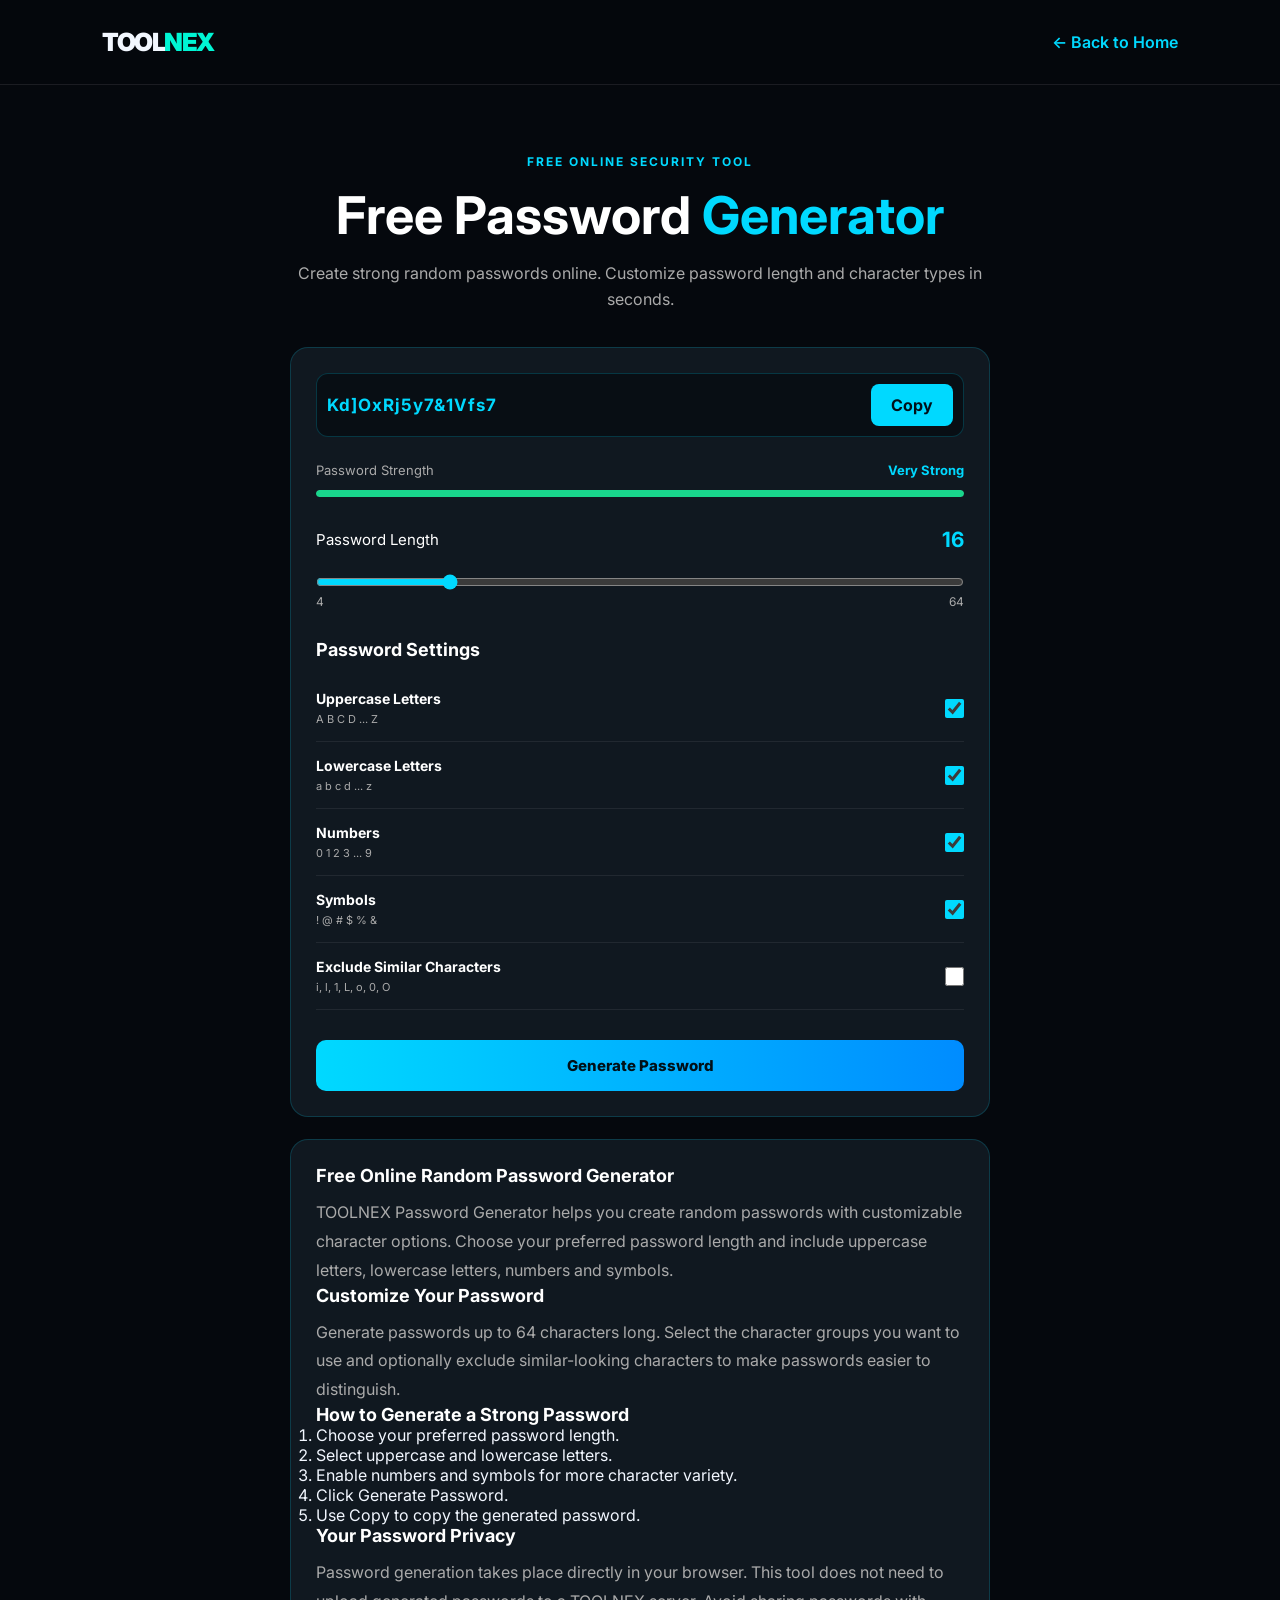
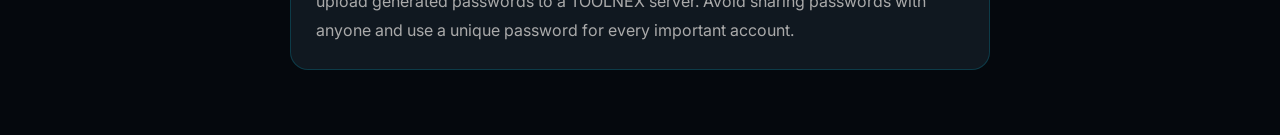
<file: tools/password-generator.html>
<!DOCTYPE html>
<html lang="en">

<head>
    <meta charset="UTF-8">
    <meta name="viewport" content="width=device-width, initial-scale=1.0">

    <!-- Primary SEO -->
    <title>Free Password Generator Online - Create Strong Random Passwords | TOOLNEX</title>

    <meta name="description"
        content="Generate strong random passwords online for free with TOOLNEX. Customize password length and include uppercase letters, lowercase letters, numbers and symbols.">

    <meta name="robots" content="index, follow, max-image-preview:large">
    <meta name="theme-color" content="#05080d">

    <link rel="canonical"
        href="https://the-apex-coder.github.io/TOOLNEX/tools/password-generator.html">

    <!-- Open Graph -->
    <meta property="og:type" content="website">
    <meta property="og:title"
        content="Free Online Password Generator | TOOLNEX">
    <meta property="og:description"
        content="Create strong random passwords with custom length, numbers, uppercase letters, lowercase letters and symbols.">
    <meta property="og:url"
        content="https://the-apex-coder.github.io/TOOLNEX/tools/password-generator.html">
    <meta property="og:site_name" content="TOOLNEX">

    <!-- Twitter -->
    <meta name="twitter:card" content="summary">
    <meta name="twitter:title"
        content="Free Password Generator Online | TOOLNEX">
    <meta name="twitter:description"
        content="Generate customizable random passwords online for free with TOOLNEX.">

    <!-- Structured Data -->
    <script type="application/ld+json">
    {
        "@context": "https://schema.org",
        "@type": "WebApplication",
        "name": "TOOLNEX Password Generator",
        "url": "https://the-apex-coder.github.io/TOOLNEX/tools/password-generator.html",
        "description": "A free online random password generator with customizable length and character options.",
        "applicationCategory": "SecurityApplication",
        "operatingSystem": "Any",
        "browserRequirements": "Requires a modern web browser",
        "offers": {
            "@type": "Offer",
            "price": "0",
            "priceCurrency": "USD"
        }
    }
    </script>

    <!-- Stylesheets -->
    <link rel="stylesheet" href="../css/style.css">
    <link rel="stylesheet" href="../css/password-generator.css">

</head>

<body>

    <!-- Navigation -->
    <header class="navbar">

        <a href="../index.html" class="logo" aria-label="TOOLNEX Home">
            TOOL<span>NEX</span>
        </a>

        <a href="../index.html" class="back-home">
            ← Back to Home
        </a>

    </header>

    <!-- Main Content -->
    <main class="password-container">

        <!-- Heading -->
        <section class="password-heading">

            <span class="tool-label">
                FREE ONLINE SECURITY TOOL
            </span>

            <h1>
                Free Password <span>Generator</span>
            </h1>

            <p>
                Create strong random passwords online.
                Customize password length and character types in seconds.
            </p>

        </section>

        <!-- Password Generator -->
        <section class="password-box" aria-label="Online password generator">

            <!-- Generated Password -->
            <div class="password-output">

                <input
                    type="text"
                    id="passwordOutput"
                    placeholder="Your password will appear here"
                    readonly
                    autocomplete="off"
                    aria-label="Generated password"
                >

                <button
                    id="copyBtn"
                    class="copy-btn"
                    type="button"
                >
                    Copy
                </button>

            </div>

            <!-- Password Strength -->
            <div class="strength-section">

                <div class="strength-top">

                    <span>Password Strength</span>

                    <strong id="strengthText">
                        Not Generated
                    </strong>

                </div>

                <div class="strength-bar">
                    <div id="strengthFill"></div>
                </div>

            </div>

            <!-- Password Length -->
            <div class="length-section">

                <div class="length-header">

                    <label for="lengthSlider">
                        Password Length
                    </label>

                    <strong id="lengthValue">
                        16
                    </strong>

                </div>

                <input
                    type="range"
                    id="lengthSlider"
                    min="4"
                    max="64"
                    value="16"
                >

                <div class="range-labels">

                    <span>4</span>
                    <span>64</span>

                </div>

            </div>

            <!-- Password Options -->
            <div class="options-section">

                <h2>Password Settings</h2>

                <label class="option-row">

                    <span>
                        <strong>Uppercase Letters</strong>
                        <small>A B C D ... Z</small>
                    </span>

                    <input
                        type="checkbox"
                        id="uppercase"
                        checked
                    >

                </label>

                <label class="option-row">

                    <span>
                        <strong>Lowercase Letters</strong>
                        <small>a b c d ... z</small>
                    </span>

                    <input
                        type="checkbox"
                        id="lowercase"
                        checked
                    >

                </label>

                <label class="option-row">

                    <span>
                        <strong>Numbers</strong>
                        <small>0 1 2 3 ... 9</small>
                    </span>

                    <input
                        type="checkbox"
                        id="numbers"
                        checked
                    >

                </label>

                <label class="option-row">

                    <span>
                        <strong>Symbols</strong>
                        <small>! @ # $ % &</small>
                    </span>

                    <input
                        type="checkbox"
                        id="symbols"
                        checked
                    >

                </label>

                <label class="option-row">

                    <span>
                        <strong>Exclude Similar Characters</strong>
                        <small>i, l, 1, L, o, 0, O</small>
                    </span>

                    <input
                        type="checkbox"
                        id="excludeSimilar"
                    >

                </label>

            </div>

            <!-- Error Message -->
            <p
                id="errorMessage"
                class="error-message"
                role="alert"
                aria-live="polite"
            ></p>

            <!-- Generate Button -->
            <button
                id="generateBtn"
                class="generate-btn"
                type="button"
            >
                Generate Password
            </button>

        </section>

        <!-- SEO Information -->
        <section class="password-info">

            <h2>
                Free Online Random Password Generator
            </h2>

            <p>
                TOOLNEX Password Generator helps you create random
                passwords with customizable character options.
                Choose your preferred password length and include
                uppercase letters, lowercase letters, numbers and symbols.
            </p>

            <h2>
                Customize Your Password
            </h2>

            <p>
                Generate passwords up to 64 characters long.
                Select the character groups you want to use and
                optionally exclude similar-looking characters
                to make passwords easier to distinguish.
            </p>

            <h2>
                How to Generate a Strong Password
            </h2>

            <ol>
                <li>Choose your preferred password length.</li>
                <li>Select uppercase and lowercase letters.</li>
                <li>Enable numbers and symbols for more character variety.</li>
                <li>Click Generate Password.</li>
                <li>Use Copy to copy the generated password.</li>
            </ol>

            <h2>
                Your Password Privacy
            </h2>

            <p>
                Password generation takes place directly in your browser.
                This tool does not need to upload generated passwords
                to a TOOLNEX server. Avoid sharing passwords with anyone
                and use a unique password for every important account.
            </p>

        </section>

    </main>

    <!-- JavaScript -->
    <script src="../js/password-generator.js"></script>

</body>
</html>
</file>
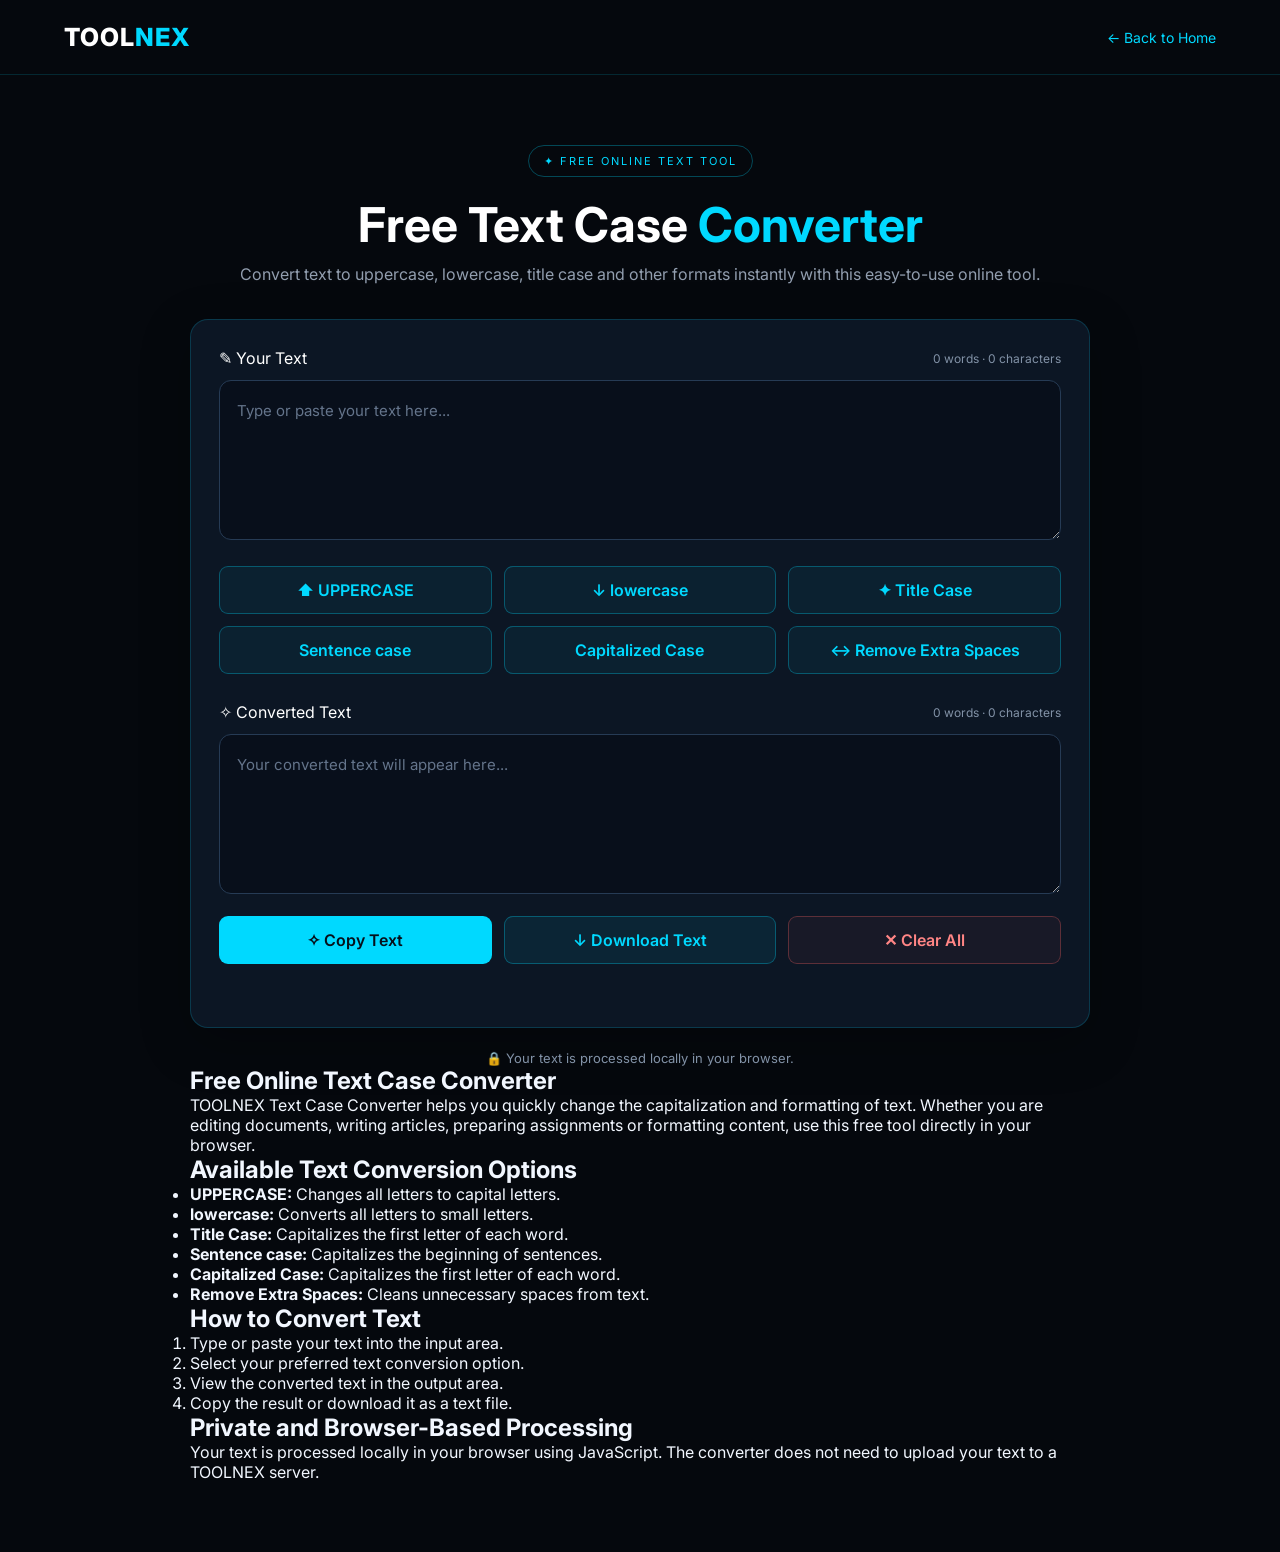
<file: tools/text-case-converter.html>
<!DOCTYPE html>
<html lang="en">
<head>
    <meta charset="UTF-8">
    <meta name="viewport" content="width=device-width, initial-scale=1.0">

    <title>Free Text Case Converter Online - Uppercase, Lowercase & More | TOOLNEX</title>
    <meta name="description" content="Convert text online for free with TOOLNEX Text Case Converter. Change text to uppercase, lowercase, title case, sentence case, capitalized case and remove extra spaces instantly.">
    <meta name="robots" content="index, follow">
    <meta name="theme-color" content="#050b12">

    <link rel="canonical" href="https://the-apex-coder.github.io/TOOLNEX/tools/text-case-converter.html">

    <meta property="og:type" content="website">
    <meta property="og:title" content="Free Online Text Case Converter | TOOLNEX">
    <meta property="og:description" content="Instantly convert text into uppercase, lowercase, title case and more with this free online text tool.">
    <meta property="og:url" content="https://the-apex-coder.github.io/TOOLNEX/tools/text-case-converter.html">
    <meta property="og:site_name" content="TOOLNEX">

    <meta name="twitter:card" content="summary">
    <meta name="twitter:title" content="Free Text Case Converter - TOOLNEX">
    <meta name="twitter:description" content="Change text case instantly with a free browser-based text converter.">

    <script type="application/ld+json">
    {
        "@context": "https://schema.org",
        "@type": "WebApplication",
        "name": "TOOLNEX Text Case Converter",
        "url": "https://the-apex-coder.github.io/TOOLNEX/tools/text-case-converter.html",
        "description": "A free online tool for converting text into uppercase, lowercase, title case, sentence case and capitalized case.",
        "applicationCategory": "UtilitiesApplication",
        "operatingSystem": "Any",
        "offers": {
            "@type": "Offer",
            "price": "0",
            "priceCurrency": "USD"
        }
    }
    </script>

    <link rel="stylesheet" href="../css/style.css">
    <link rel="stylesheet" href="../css/text-case-converter.css">
</head>

<body>

    <header class="tool-header">
        <a href="../index.html" class="logo">TOOL<span>NEX</span></a>
        <a href="../index.html" class="back-home">← Back to Home</a>
    </header>

    <main class="converter-container">

        <section class="converter-heading">
            <span class="tool-tag">✦ FREE ONLINE TEXT TOOL</span>
            <h1>Free Text Case <span>Converter</span></h1>
            <p>
                Convert text to uppercase, lowercase, title case and other
                formats instantly with this easy-to-use online tool.
            </p>
        </section>

        <section class="converter-box" aria-label="Text case converter">

            <div class="text-area-heading">
                <label for="inputText">✎ Your Text</label>
                <span id="inputStats">0 words · 0 characters</span>
            </div>

            <textarea
                id="inputText"
                placeholder="Type or paste your text here..."
                aria-label="Enter text to convert"
            ></textarea>

            <div class="action-buttons">
                <button data-action="upper">⬆ UPPERCASE</button>
                <button data-action="lower">↓ lowercase</button>
                <button data-action="title">✦ Title Case</button>
                <button data-action="sentence">Sentence case</button>
                <button data-action="capitalize">Capitalized Case</button>
                <button data-action="spaces">↔ Remove Extra Spaces</button>
            </div>

            <div class="output-heading">
                <label for="outputText">✧ Converted Text</label>
                <span id="outputStats">0 words · 0 characters</span>
            </div>

            <textarea
                id="outputText"
                placeholder="Your converted text will appear here..."
                readonly
                aria-label="Converted text output"
            ></textarea>

            <div class="bottom-actions">
                <button id="copyBtn" class="primary-btn">✧ Copy Text</button>
                <button id="downloadBtn" class="secondary-btn">↓ Download Text</button>
                <button id="clearBtn" class="clear-btn">✕ Clear All</button>
            </div>

            <p id="statusMessage" aria-live="polite"></p>

        </section>

        <section class="privacy-note">
            <p>🔒 Your text is processed locally in your browser.</p>
        </section>

        <section class="converter-info">

            <h2>Free Online Text Case Converter</h2>

            <p>
                TOOLNEX Text Case Converter helps you quickly change the
                capitalization and formatting of text. Whether you are
                editing documents, writing articles, preparing assignments
                or formatting content, use this free tool directly in your
                browser.
            </p>

            <h2>Available Text Conversion Options</h2>

            <ul>
                <li><strong>UPPERCASE:</strong> Changes all letters to capital letters.</li>
                <li><strong>lowercase:</strong> Converts all letters to small letters.</li>
                <li><strong>Title Case:</strong> Capitalizes the first letter of each word.</li>
                <li><strong>Sentence case:</strong> Capitalizes the beginning of sentences.</li>
                <li><strong>Capitalized Case:</strong> Capitalizes the first letter of each word.</li>
                <li><strong>Remove Extra Spaces:</strong> Cleans unnecessary spaces from text.</li>
            </ul>

            <h2>How to Convert Text</h2>

            <ol>
                <li>Type or paste your text into the input area.</li>
                <li>Select your preferred text conversion option.</li>
                <li>View the converted text in the output area.</li>
                <li>Copy the result or download it as a text file.</li>
            </ol>

            <h2>Private and Browser-Based Processing</h2>

            <p>
                Your text is processed locally in your browser using
                JavaScript. The converter does not need to upload your
                text to a TOOLNEX server.
            </p>

        </section>

    </main>

    <script src="../js/text-case-converter.js"></script>

</body>
</html>
</file>
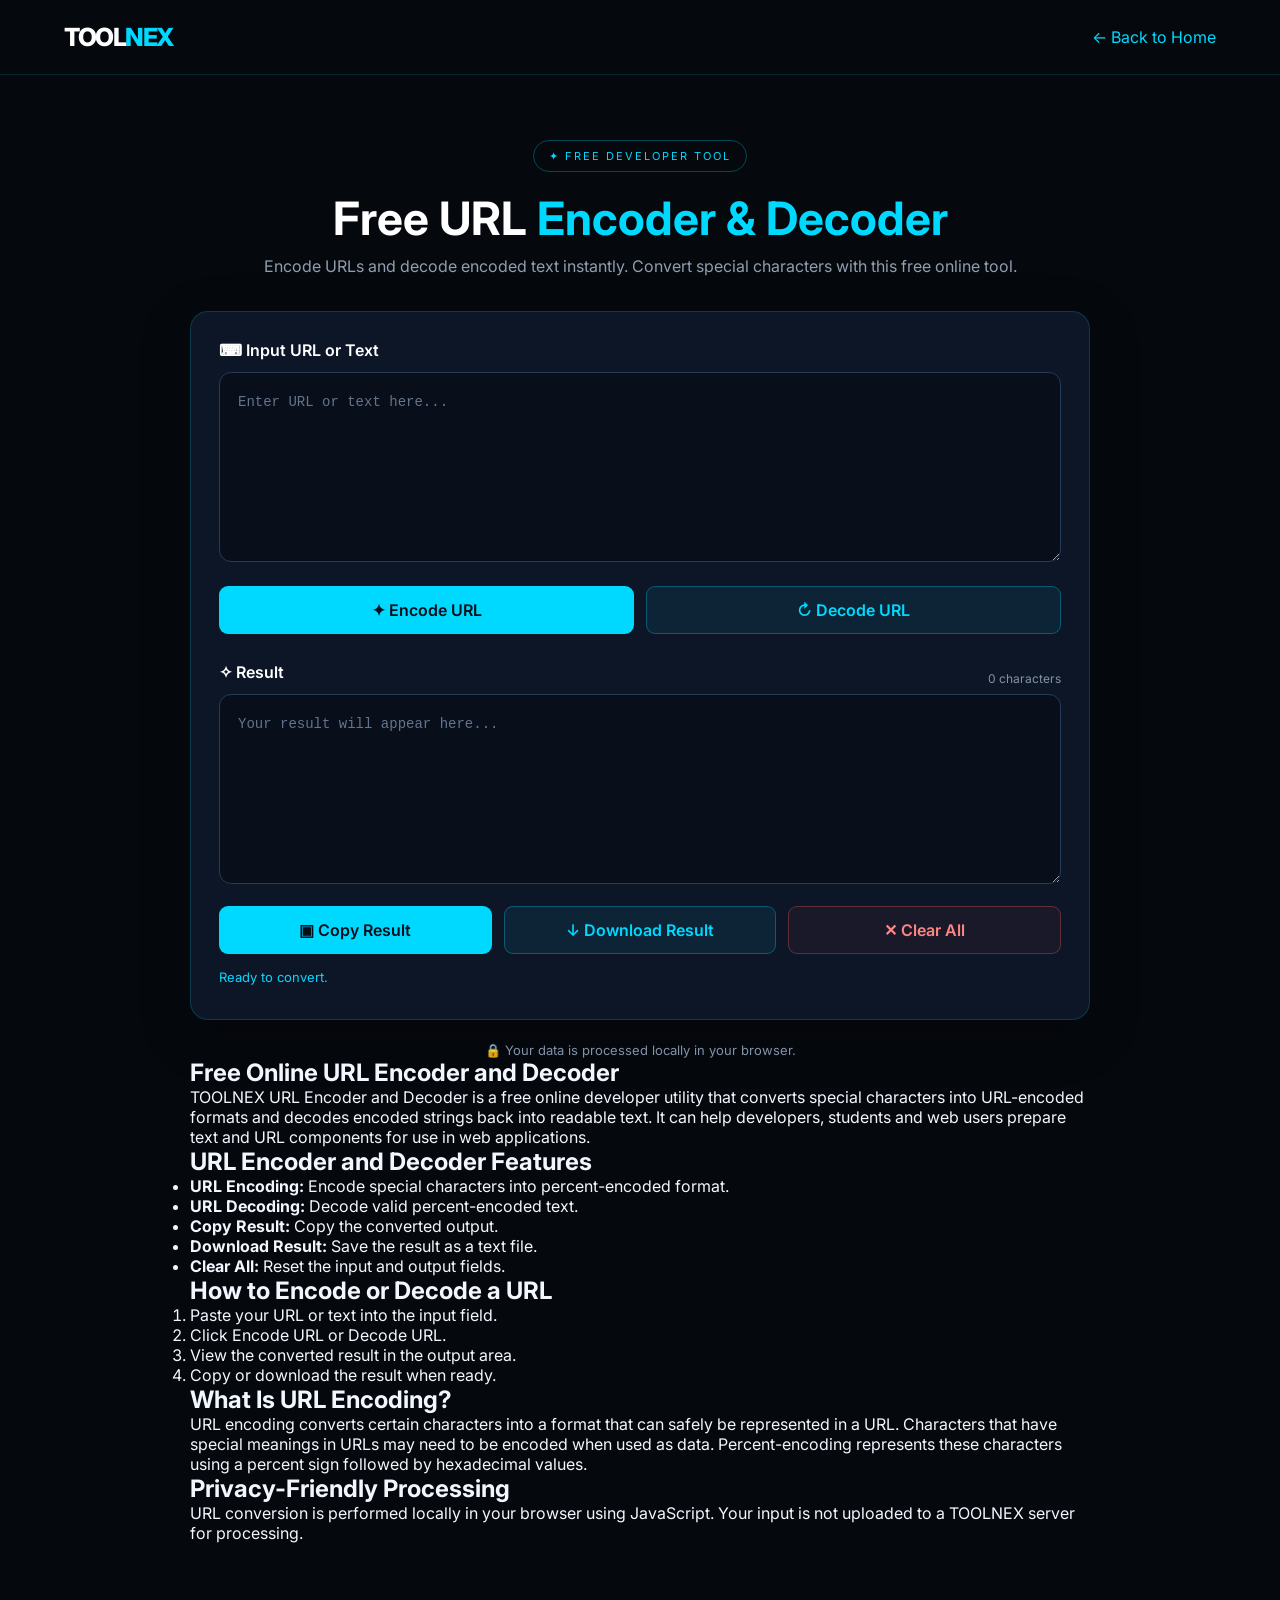
<file: tools/url-encoder.html>
<!DOCTYPE html>
<html lang="en">
<head>
    <meta charset="UTF-8">
    <meta name="viewport" content="width=device-width, initial-scale=1.0">

    <title>Free URL Encoder & Decoder Online - TOOLNEX</title>
    <meta name="description" content="Encode and decode URLs online for free with TOOLNEX. Convert special characters, spaces and URL components instantly using this free online URL encoder and decoder.">
    <meta name="robots" content="index, follow">
    <meta name="theme-color" content="#050b12">

    <link rel="canonical" href="https://the-apex-coder.github.io/TOOLNEX/tools/url-encoder.html">

    <meta property="og:type" content="website">
    <meta property="og:title" content="Free URL Encoder & Decoder Online | TOOLNEX">
    <meta property="og:description" content="Quickly encode and decode URLs and text with this free browser-based developer tool.">
    <meta property="og:url" content="https://the-apex-coder.github.io/TOOLNEX/tools/url-encoder.html">
    <meta property="og:site_name" content="TOOLNEX">

    <meta name="twitter:card" content="summary">
    <meta name="twitter:title" content="Free URL Encoder & Decoder | TOOLNEX">
    <meta name="twitter:description" content="Convert URLs and special characters online with a free URL encoder and decoder.">

    <script type="application/ld+json">
    {
        "@context": "https://schema.org",
        "@type": "WebApplication",
        "name": "TOOLNEX URL Encoder and Decoder",
        "url": "https://the-apex-coder.github.io/TOOLNEX/tools/url-encoder.html",
        "description": "A free online utility to encode and decode URLs and text.",
        "applicationCategory": "DeveloperApplication",
        "operatingSystem": "Any",
        "offers": {
            "@type": "Offer",
            "price": "0",
            "priceCurrency": "USD"
        }
    }
    </script>

    <link rel="stylesheet" href="../css/style.css">
    <link rel="stylesheet" href="../css/url-encoder.css">
</head>

<body>

    <header class="tool-header">
        <a href="../index.html" class="logo">TOOL<span>NEX</span></a>
        <a href="../index.html" class="back-home">← Back to Home</a>
    </header>

    <main class="url-container">

        <section class="url-heading">
            <span class="tool-tag">✦ FREE DEVELOPER TOOL</span>
            <h1>Free URL <span>Encoder & Decoder</span></h1>
            <p>
                Encode URLs and decode encoded text instantly.
                Convert special characters with this free online tool.
            </p>
        </section>

        <section class="url-box" aria-label="URL encoder and decoder workspace">

            <label for="inputText">⌨ Input URL or Text</label>

            <textarea
                id="inputText"
                placeholder="Enter URL or text here..."
                spellcheck="false"
                aria-label="Enter URL or text"
            ></textarea>

            <div class="url-actions">
                <button id="encodeBtn" class="primary-btn">
                    ✦ Encode URL
                </button>

                <button id="decodeBtn">
                    ↻ Decode URL
                </button>
            </div>

            <div class="output-heading">
                <label for="outputText">✧ Result</label>
                <span id="resultStats">0 characters</span>
            </div>

            <textarea
                id="outputText"
                placeholder="Your result will appear here..."
                readonly
                spellcheck="false"
                aria-label="URL conversion result"
            ></textarea>

            <div class="bottom-actions">
                <button id="copyBtn" class="primary-btn">▣ Copy Result</button>
                <button id="downloadBtn">↓ Download Result</button>
                <button id="clearBtn" class="clear-btn">✕ Clear All</button>
            </div>

            <p id="statusMessage" aria-live="polite">
                Ready to convert.
            </p>

        </section>

        <section class="privacy-note">
            <p>🔒 Your data is processed locally in your browser.</p>
        </section>

        <section class="url-info">

            <h2>Free Online URL Encoder and Decoder</h2>

            <p>
                TOOLNEX URL Encoder and Decoder is a free online developer
                utility that converts special characters into URL-encoded
                formats and decodes encoded strings back into readable text.
                It can help developers, students and web users prepare text
                and URL components for use in web applications.
            </p>

            <h2>URL Encoder and Decoder Features</h2>

            <ul>
                <li><strong>URL Encoding:</strong> Encode special characters into percent-encoded format.</li>
                <li><strong>URL Decoding:</strong> Decode valid percent-encoded text.</li>
                <li><strong>Copy Result:</strong> Copy the converted output.</li>
                <li><strong>Download Result:</strong> Save the result as a text file.</li>
                <li><strong>Clear All:</strong> Reset the input and output fields.</li>
            </ul>

            <h2>How to Encode or Decode a URL</h2>

            <ol>
                <li>Paste your URL or text into the input field.</li>
                <li>Click Encode URL or Decode URL.</li>
                <li>View the converted result in the output area.</li>
                <li>Copy or download the result when ready.</li>
            </ol>

            <h2>What Is URL Encoding?</h2>

            <p>
                URL encoding converts certain characters into a format
                that can safely be represented in a URL. Characters that
                have special meanings in URLs may need to be encoded when
                used as data. Percent-encoding represents these characters
                using a percent sign followed by hexadecimal values.
            </p>

            <h2>Privacy-Friendly Processing</h2>

            <p>
                URL conversion is performed locally in your browser using
                JavaScript. Your input is not uploaded to a TOOLNEX server
                for processing.
            </p>

        </section>

    </main>

    <script src="../js/url-encoder.js"></script>

</body>
</html>
</file>
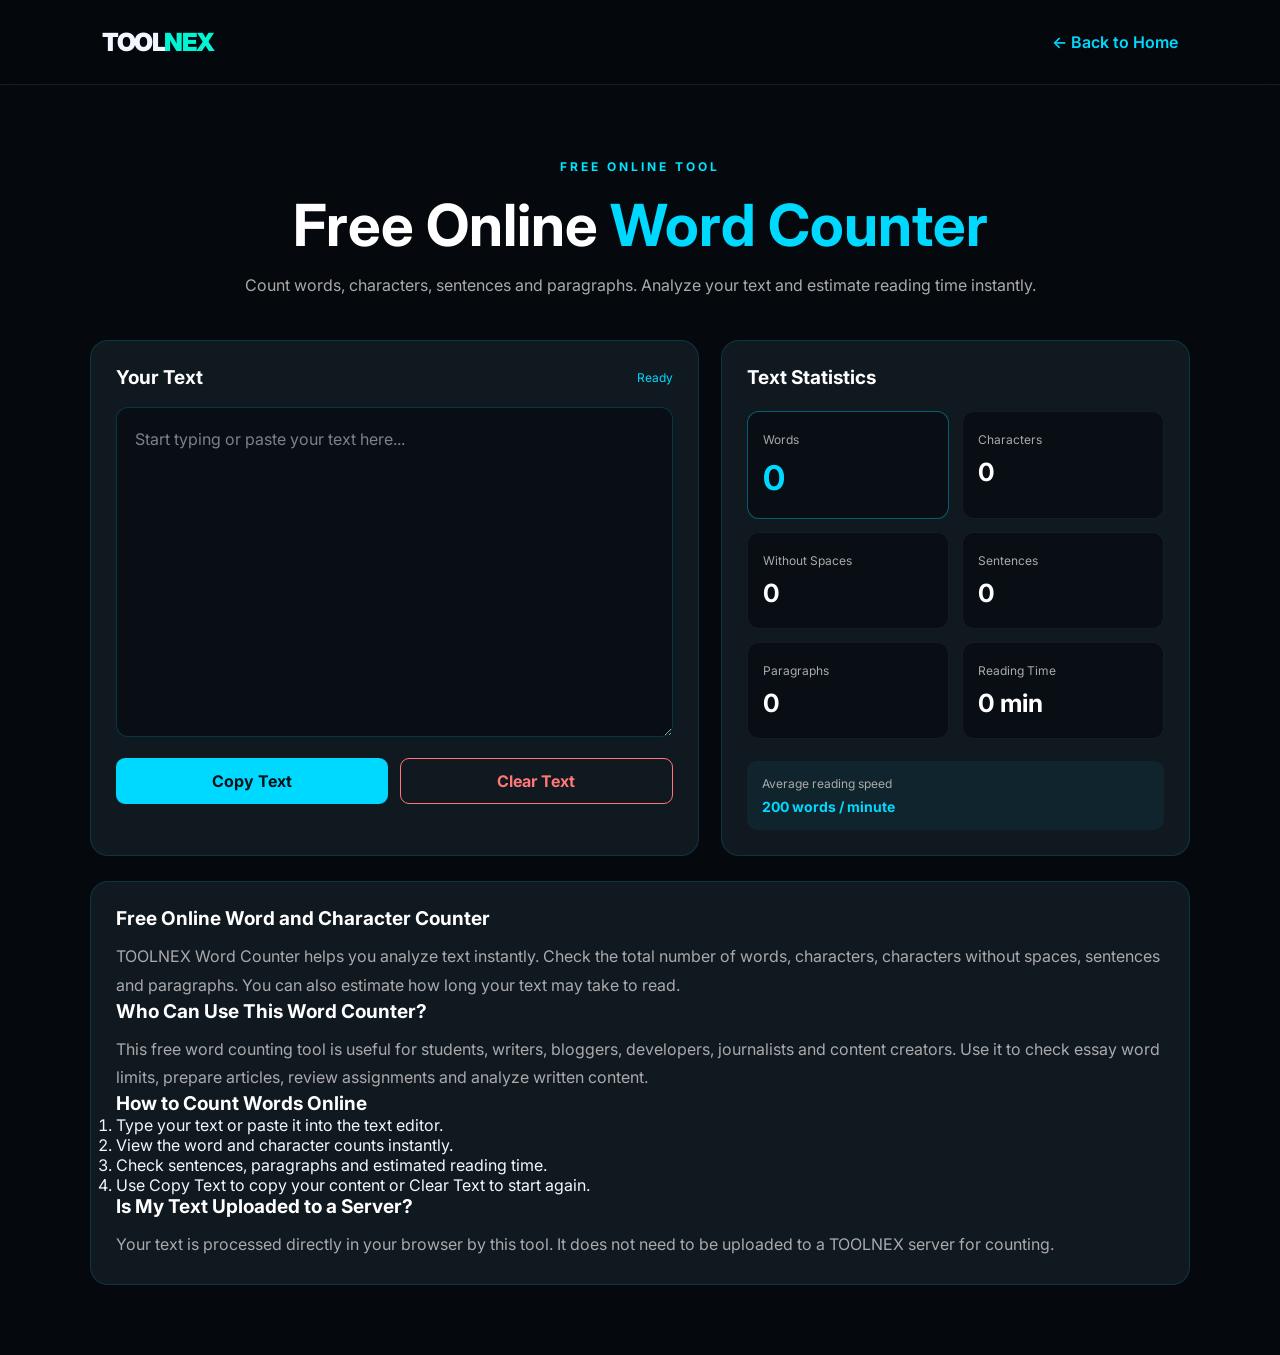
<file: tools/word-counter.html>
<!DOCTYPE html>
<html lang="en">

<head>
    <meta charset="UTF-8">
    <meta name="viewport" content="width=device-width, initial-scale=1.0">

    <!-- Primary SEO -->
    <title>Free Online Word Counter - Count Words & Characters | TOOLNEX</title>

    <meta name="description"
        content="Use TOOLNEX free online Word Counter to count words, characters, sentences and paragraphs. Calculate reading time instantly while your text stays in your browser.">

    <meta name="robots" content="index, follow, max-image-preview:large">
    <meta name="theme-color" content="#05080d">

    <link rel="canonical"
        href="https://the-apex-coder.github.io/TOOLNEX/tools/word-counter.html">

    <!-- Open Graph -->
    <meta property="og:type" content="website">
    <meta property="og:title"
        content="Free Online Word Counter - TOOLNEX">
    <meta property="og:description"
        content="Count words, characters, sentences, paragraphs and reading time instantly with TOOLNEX Word Counter.">
    <meta property="og:url"
        content="https://the-apex-coder.github.io/TOOLNEX/tools/word-counter.html">
    <meta property="og:site_name" content="TOOLNEX">

    <!-- Twitter -->
    <meta name="twitter:card" content="summary">
    <meta name="twitter:title"
        content="Free Online Word Counter | TOOLNEX">
    <meta name="twitter:description"
        content="Count words and characters, analyze text and calculate reading time for free.">

    <!-- Structured Data -->
    <script type="application/ld+json">
    {
        "@context": "https://schema.org",
        "@type": "WebApplication",
        "name": "TOOLNEX Word Counter",
        "url": "https://the-apex-coder.github.io/TOOLNEX/tools/word-counter.html",
        "description": "A free online word counter that counts words, characters, sentences, paragraphs and estimated reading time.",
        "applicationCategory": "UtilitiesApplication",
        "operatingSystem": "Any",
        "browserRequirements": "Requires a modern web browser",
        "offers": {
            "@type": "Offer",
            "price": "0",
            "priceCurrency": "USD"
        }
    }
    </script>

    <!-- Stylesheets -->
    <link rel="stylesheet" href="../css/style.css">
    <link rel="stylesheet" href="../css/word-counter.css">

</head>

<body>

    <!-- Navigation -->
    <header class="navbar">

        <a href="../index.html" class="logo" aria-label="TOOLNEX Home">
            TOOL<span>NEX</span>
        </a>

        <a href="../index.html" class="back-home">
            ← Back to Home
        </a>

    </header>

    <!-- Main Content -->
    <main class="word-container">

        <!-- Heading -->
        <section class="word-heading">

            <span class="tool-label">
                FREE ONLINE TOOL
            </span>

            <h1>
                Free Online <span>Word Counter</span>
            </h1>

            <p>
                Count words, characters, sentences and paragraphs.
                Analyze your text and estimate reading time instantly.
            </p>

        </section>

        <!-- Word Counter Workspace -->
        <section class="word-workspace" aria-label="Online word counter tool">

            <!-- Text Editor -->
            <div class="editor-panel">

                <div class="editor-top">

                    <h2>Your Text</h2>

                    <span id="textStatus" role="status">
                        Ready
                    </span>

                </div>

                <textarea
                    id="textInput"
                    placeholder="Start typing or paste your text here..."
                    spellcheck="false"
                    aria-label="Enter text to count words and characters"
                ></textarea>

                <div class="editor-actions">

                    <button
                        id="copyBtn"
                        class="secondary-btn"
                        type="button"
                    >
                        Copy Text
                    </button>

                    <button
                        id="clearBtn"
                        class="clear-btn"
                        type="button"
                    >
                        Clear Text
                    </button>

                </div>

            </div>

            <!-- Statistics -->
            <div class="stats-panel">

                <h2>Text Statistics</h2>

                <div class="stats-grid">

                    <div class="stat-card main-stat">
                        <span>Words</span>
                        <strong id="wordCount">0</strong>
                    </div>

                    <div class="stat-card">
                        <span>Characters</span>
                        <strong id="charCount">0</strong>
                    </div>

                    <div class="stat-card">
                        <span>Without Spaces</span>
                        <strong id="charNoSpace">0</strong>
                    </div>

                    <div class="stat-card">
                        <span>Sentences</span>
                        <strong id="sentenceCount">0</strong>
                    </div>

                    <div class="stat-card">
                        <span>Paragraphs</span>
                        <strong id="paragraphCount">0</strong>
                    </div>

                    <div class="stat-card">
                        <span>Reading Time</span>
                        <strong id="readingTime">0 min</strong>
                    </div>

                </div>

                <div class="reading-info">

                    <span>Average reading speed</span>

                    <strong>
                        200 words / minute
                    </strong>

                </div>

            </div>

        </section>

        <!-- Information -->
        <section class="word-info">

            <h2>
                Free Online Word and Character Counter
            </h2>

            <p>
                TOOLNEX Word Counter helps you analyze text instantly.
                Check the total number of words, characters, characters
                without spaces, sentences and paragraphs. You can also
                estimate how long your text may take to read.
            </p>

            <h2>
                Who Can Use This Word Counter?
            </h2>

            <p>
                This free word counting tool is useful for students,
                writers, bloggers, developers, journalists and content
                creators. Use it to check essay word limits, prepare
                articles, review assignments and analyze written content.
            </p>

            <h2>
                How to Count Words Online
            </h2>

            <ol>
                <li>Type your text or paste it into the text editor.</li>
                <li>View the word and character counts instantly.</li>
                <li>Check sentences, paragraphs and estimated reading time.</li>
                <li>Use Copy Text to copy your content or Clear Text to start again.</li>
            </ol>

            <h2>
                Is My Text Uploaded to a Server?
            </h2>

            <p>
                Your text is processed directly in your browser by this tool.
                It does not need to be uploaded to a TOOLNEX server for counting.
            </p>

        </section>

    </main>

    <!-- JavaScript -->
    <script src="../js/word-counter.js"></script>

</body>
</html>
</file>
<file: css/style.css>
@import url('https://fonts.googleapis.com/css2?family=Inter:wght@400;500;600;700;800;900&display=swap');

:root {
    --bg: #05080d;
    --surface: #0b111b;
    --card: #0c1420;
    --text: #f2f7ff;
    --muted: #8995a7;
    --cyan: #00f5d4;
    --blue: #1687ff;
    --border: rgba(255,255,255,0.09);
    --shadow: rgba(0,245,212,0.12);
}

* {
    margin: 0;
    padding: 0;
    box-sizing: border-box;
}

body {
    background: var(--bg);
    color: var(--text);
    font-family: 'Inter', sans-serif;
    overflow-x: hidden;
    transition: background .3s, color .3s;
}

a {
    text-decoration: none;
    color: inherit;
}

button, input {
    font: inherit;
}

/* NAVBAR */

.navbar {
    width: 100%;
    height: 85px;
    padding: 0 8%;
    display: flex;
    justify-content: space-between;
    align-items: center;
    border-bottom: 1px solid var(--border);
    background: rgba(5,8,13,.85);
    backdrop-filter: blur(18px);
    position: sticky;
    top: 0;
    z-index: 100;
}

.logo {
    font-size: 25px;
    font-weight: 900;
    letter-spacing: -1.5px;
}

.logo span {
    color: var(--cyan);
}

.logo i {
    color: var(--blue);
    font-style: normal;
}

.nav-links {
    display: flex;
    gap: 35px;
}

.nav-links a {
    color: var(--muted);
    font-size: 13px;
    font-weight: 600;
    transition: .3s;
}

.nav-links a:hover {
    color: var(--cyan);
}

.nav-actions {
    display: flex;
    align-items: center;
    gap: 15px;
}

.theme-btn, .menu-btn {
    background: transparent;
    color: var(--text);
    border: 1px solid var(--border);
    border-radius: 10px;
    width: 40px;
    height: 40px;
    cursor: pointer;
}

.nav-button {
    padding: 12px 20px;
    border-radius: 8px;
    background: var(--cyan);
    color: #03100f;
    font-size: 12px;
    font-weight: 800;
    transition: .3s;
}

.nav-button:hover {
    background: var(--blue);
    color: white;
    transform: translateY(-3px);
}

.menu-btn {
    display: none;
}

/* HERO */

.hero {
    min-height: 670px;
    position: relative;
    display: flex;
    align-items: center;
    justify-content: center;
    padding: 100px 20px 120px;
    overflow: hidden;
    text-align: center;
    border-bottom: 1px solid var(--border);
}

.hero-glow {
    position: absolute;
    width: 650px;
    height: 450px;
    background: var(--cyan);
    opacity: .09;
    filter: blur(150px);
    border-radius: 50%;
    top: 10%;
    left: 50%;
    transform: translateX(-50%);
    pointer-events: none;
}

.hero-content {
    max-width: 850px;
    position: relative;
    z-index: 2;
    animation: heroEnter 1s ease both;
}

.hero-tag {
    display: inline-flex;
    align-items: center;
    gap: 10px;
    border: 1px solid rgba(0,245,212,.25);
    background: rgba(0,245,212,.06);
    color: var(--cyan);
    padding: 10px 17px;
    border-radius: 30px;
    font-size: 10px;
    font-weight: 800;
    letter-spacing: 2px;
    margin-bottom: 30px;
}

.status-dot {
    width: 7px;
    height: 7px;
    background: var(--cyan);
    border-radius: 50%;
    box-shadow: 0 0 12px var(--cyan);
}

.hero h1 {
    font-size: clamp(38px, 6vw, 70px);
    font-weight: 900;
    letter-spacing: -4px;
    line-height: 1.15;
}

.hero h1 span {
    background: linear-gradient(90deg, var(--cyan), var(--blue));
    -webkit-background-clip: text;
    background-clip: text;
    color: transparent;
}

.hero-content > p {
    max-width: 570px;
    margin: 25px auto 35px;
    color: var(--muted);
    font-size: 15px;
    line-height: 1.9;
}

/* SEARCH */

.search-container {
    max-width: 650px;
    height: 70px;
    margin: auto;
    display: flex;
    align-items: center;
    gap: 15px;
    padding: 8px 9px 8px 22px;
    background: var(--surface);
    border: 1px solid rgba(0,245,212,.25);
    border-radius: 13px;
    box-shadow: 0 0 40px var(--shadow);
    transition: .3s;
}

.search-container:focus-within {
    border-color: var(--cyan);
    box-shadow: 0 0 35px rgba(0,245,212,.2);
}

.search-icon {
    font-size: 29px;
    color: var(--cyan);
}

.search-container input {
    flex: 1;
    min-width: 0;
    background: transparent;
    border: none;
    outline: none;
    color: var(--text);
    font-size: 14px;
}

.search-container input::placeholder {
    color: var(--muted);
}

.search-container button {
    height: 51px;
    padding: 0 24px;
    background: var(--cyan);
    border: none;
    border-radius: 8px;
    font-size: 12px;
    font-weight: 800;
    cursor: pointer;
    transition: .3s;
}

.search-container button:hover {
    background: var(--blue);
    color: white;
}

.popular-searches {
    display: flex;
    justify-content: center;
    flex-wrap: wrap;
    gap: 18px;
    margin-top: 23px;
    font-size: 11px;
}

.popular-searches span {
    color: var(--muted);
}

.popular-searches a {
    color: var(--cyan);
    transition: .3s;
}

.popular-searches a:hover {
    color: var(--blue);
}

.hero-bottom {
    position: absolute;
    bottom: 30px;
    left: 8%;
    right: 8%;
    display: flex;
    justify-content: space-between;
    color: var(--muted);
    font-size: 9px;
    letter-spacing: 2px;
    font-weight: 700;
}

/* TOOLS SECTION */

.tools-section {
    padding: 100px 8%;
    max-width: 1600px;
    margin: auto;
}

.section-heading {
    display: flex;
    justify-content: space-between;
    margin-bottom: 45px;
}

.section-label {
    display: block;
    color: var(--cyan);
    font-size: 10px;
    letter-spacing: 3px;
    font-weight: 800;
    margin-bottom: 15px;
}

.section-heading h2, .about-section h2 {
    font-size: clamp(30px, 4vw, 45px);
    font-weight: 900;
    letter-spacing: -2px;
}

.section-heading h2 span, .about-section h2 span {
    color: var(--cyan);
}

.section-heading p {
    color: var(--muted);
    margin-top: 12px;
    font-size: 13px;
}

.tools-grid {
    display: grid;
    grid-template-columns: repeat(3, 1fr);
    gap: 22px;
}

.tool-card {
    background: var(--card);
    border: 1px solid var(--border);
    border-radius: 14px;
    padding: 30px;
    min-height: 255px;
    position: relative;
    overflow: hidden;
    transition: .35s;
}

.tool-card::before {
    content: "";
    position: absolute;
    width: 150px;
    height: 150px;
    background: var(--cyan);
    filter: blur(100px);
    opacity: 0;
    right: -50px;
    top: -50px;
    transition: .35s;
}

.tool-card:hover {
    transform: translateY(-8px);
    border-color: rgba(0,245,212,.5);
    box-shadow: 0 15px 40px rgba(0,0,0,.25);
}

.tool-card:hover::before {
    opacity: .25;
}

.tool-icon {
    width: 48px;
    height: 48px;
    display: flex;
    justify-content: center;
    align-items: center;
    border-radius: 12px;
    background: rgba(0,245,212,.09);
    color: var(--cyan);
    font-size: 25px;
    margin-bottom: 25px;
}

.tool-category {
    color: var(--cyan);
    font-size: 9px;
    letter-spacing: 2px;
    font-weight: 800;
}

.tool-card h3 {
    font-size: 18px;
    margin: 12px 0;
}

.tool-card p {
    font-size: 12px;
    color: var(--muted);
    line-height: 1.8;
}

.tool-link {
    display: inline-block;
    margin-top: 22px;
    color: var(--cyan);
    font-size: 11px;
    font-weight: 800;
}

.no-results {
    text-align: center;
    color: var(--muted);
    padding: 35px;
}

/* ABOUT */

.about-section {
    padding: 100px 20px;
    text-align: center;
    border-top: 1px solid var(--border);
    background: var(--surface);
}

.about-section p {
    max-width: 600px;
    margin: 20px auto 0;
    color: var(--muted);
    font-size: 14px;
    line-height: 1.9;
}

/* FOOTER */

.footer {
    min-height: 110px;
    padding: 30px 8%;
    display: flex;
    justify-content: space-between;
    align-items: center;
    gap: 20px;
    flex-wrap: wrap;
    border-top: 1px solid var(--border);
}

.footer p, .footer > span {
    font-size: 10px;
    color: var(--muted);
}

/* LIGHT THEME */

body.light-theme {
    --bg: #f3f7fa;
    --surface: #ffffff;
    --card: #ffffff;
    --text: #101b2b;
    --muted: #64748b;
    --border: rgba(10,30,50,.12);
    --shadow: rgba(0,160,180,.12);
}

body.light-theme .navbar {
    background: rgba(255,255,255,.88);
}

body.light-theme .hero-glow {
    opacity: .06;
}

/* ANIMATION */

@keyframes heroEnter {
    from {
        opacity: 0;
        transform: translateY(25px);
    }
    to {
        opacity: 1;
        transform: translateY(0);
    }
}

/* RESPONSIVE */

@media (max-width: 900px) {
    .navbar {
        padding: 0 5%;
    }

    .tools-section {
        padding: 80px 5%;
    }

    .tools-grid {
        grid-template-columns: repeat(2, 1fr);
    }
}

@media (max-width: 650px) {
    .navbar {
        height: 70px;
    }

    .nav-links {
        display: none;
        position: absolute;
        top: 70px;
        left: 0;
        width: 100%;
        padding: 25px;
        flex-direction: column;
        background: var(--surface);
        border-bottom: 1px solid var(--border);
        gap: 25px;
    }

    .nav-links.active {
        display: flex;
    }

    .nav-actions .nav-button {
        display: none;
    }

    .menu-btn {
        display: block;
    }

    .hero {
        min-height: 620px;
        padding: 90px 20px 120px;
    }

    .hero h1 {
        letter-spacing: -2px;
    }

    .hero-content > p {
        font-size: 13px;
    }

    .search-container {
        height: 60px;
        gap: 8px;
        padding-left: 12px;
    }

    .search-container input {
        font-size: 11px;
    }

    .search-container button {
        height: 44px;
        padding: 0 13px;
        font-size: 10px;
    }

    .popular-searches {
        gap: 12px;
    }

    .hero-bottom {
        font-size: 7px;
        left: 5%;
        right: 5%;
    }

    .tools-grid {
        grid-template-columns: 1fr;
    }

    .tool-card {
        min-height: 230px;
    }

    .footer {
        justify-content: center;
        text-align: center;
        flex-direction: column;
    }
}

@media (prefers-reduced-motion: reduce) {
    *, *::before, *::after {
        scroll-behavior: auto !important;
        animation-duration: .01ms !important;
        transition-duration: .01ms !important;
    }
}
</file>
<file: css/base64-converter.css>
.base64-container {
    width: min(900px, 92%);
    margin: 65px auto;
}

.tool-header {
    display: flex;
    justify-content: space-between;
    align-items: center;
    padding: 22px 5%;
    border-bottom: 1px solid rgba(0, 217, 255, 0.15);
}

.logo {
    color: #fff;
    font-size: 25px;
    font-weight: 800;
    text-decoration: none;
}

.logo span {
    color: #00d9ff;
}

.back-home {
    color: #00d9ff;
    text-decoration: none;
}

.base64-heading {
    text-align: center;
    margin-bottom: 35px;
}

.tool-tag {
    display: inline-block;
    padding: 8px 15px;
    border: 1px solid rgba(0, 217, 255, 0.3);
    border-radius: 30px;
    color: #00d9ff;
    font-size: 11px;
    letter-spacing: 2px;
}

.base64-heading h1 {
    color: #fff;
    font-size: clamp(32px, 5vw, 48px);
    margin: 18px 0 10px;
}

.base64-heading h1 span {
    color: #00d9ff;
}

.base64-heading p {
    color: #929eaf;
}

.base64-box {
    padding: 28px;
    background: rgba(15, 25, 42, 0.9);
    border: 1px solid rgba(0, 217, 255, 0.18);
    border-radius: 18px;
    box-shadow: 0 15px 50px rgba(0, 0, 0, 0.25);
}

.base64-box label {
    display: block;
    color: #fff;
    margin-bottom: 12px;
    font-weight: 600;
}

.base64-box textarea {
    width: 100%;
    min-height: 190px;
    resize: vertical;
    padding: 18px;
    border: 1px solid #263b55;
    border-radius: 12px;
    background: #080f1b;
    color: #d7f7ff;
    outline: none;
    font-family: Consolas, monospace;
    font-size: 14px;
    line-height: 1.7;
}

.base64-box textarea:focus {
    border-color: #00d9ff;
    box-shadow: 0 0 15px rgba(0, 217, 255, 0.1);
}

.base64-box textarea::placeholder {
    color: #64748b;
}

.base64-actions,
.bottom-actions {
    display: flex;
    flex-wrap: wrap;
    gap: 12px;
    margin: 20px 0 28px;
}

.base64-actions button,
.bottom-actions button {
    flex: 1;
    min-width: 140px;
    padding: 13px 15px;
    border: 1px solid rgba(0, 217, 255, 0.3);
    border-radius: 9px;
    background: rgba(0, 217, 255, 0.07);
    color: #00d9ff;
    font-weight: 600;
    cursor: pointer;
    transition: 0.25s;
}

.base64-actions button:hover,
.bottom-actions button:hover {
    background: #00d9ff;
    color: #06101b;
    transform: translateY(-2px);
}

.base64-actions .primary-btn,
.bottom-actions .primary-btn {
    background: #00d9ff;
    color: #06101b;
}

.base64-actions .primary-btn:hover,
.bottom-actions .primary-btn:hover {
    background: #fff;
}

.output-heading {
    display: flex;
    justify-content: space-between;
    align-items: center;
}

.output-heading span {
    color: #8292a7;
    font-size: 12px;
}

.bottom-actions {
    margin-top: 18px;
    margin-bottom: 10px;
}

.bottom-actions .clear-btn {
    color: #ff8585;
    border-color: rgba(255, 100, 100, 0.3);
    background: rgba(255, 100, 100, 0.05);
}

#statusMessage {
    min-height: 22px;
    margin-top: 15px;
    color: #00d9ff;
    font-size: 13px;
}

#statusMessage.error {
    color: #ff7777;
}

#statusMessage.success {
    color: #54e6a1;
}

.privacy-note {
    margin-top: 22px;
    color: #8292a7;
    text-align: center;
    font-size: 13px;
}

@media (max-width: 600px) {
    .base64-container {
        margin: 40px auto;
    }

    .base64-box {
        padding: 17px;
    }

    .base64-box textarea {
        min-height: 150px;
        font-size: 12px;
    }

    .base64-actions,
    .bottom-actions {
        flex-direction: column;
    }

    .base64-actions button,
    .bottom-actions button {
        width: 100%;
    }
}
</file>
<file: css/image-compressor.css>
/* =====================================
   TOOLNEX - IMAGE COMPRESSOR
===================================== */

.compressor-page {
    width: min(1100px, 92%);
    margin: 0 auto;
    padding: 100px 0 70px;
    min-height: 80vh;
}

/* HEADING */

.compressor-heading {
    text-align: center;
    margin-bottom: 45px;
}

.compressor-heading h1 {
    font-size: clamp(2.2rem, 5vw, 3.7rem);
    font-weight: 800;
    margin: 15px 0;
    color: #ffffff;
}

.compressor-heading h1 span {
    color: #00e5ff;
}

.compressor-heading p {
    color: #9ca9ba;
    font-size: 1rem;
    line-height: 1.7;
}

/* MAIN BOX */

.compressor-box {
    background: rgba(12, 22, 35, 0.85);
    border: 1px solid rgba(0, 229, 255, 0.18);
    border-radius: 22px;
    padding: 35px;
    box-shadow: 0 15px 60px rgba(0, 0, 0, 0.3);
    backdrop-filter: blur(15px);
}

/* UPLOAD AREA */

.upload-area {
    min-height: 280px;
    border: 2px dashed rgba(0, 229, 255, 0.4);
    border-radius: 17px;
    display: flex;
    flex-direction: column;
    align-items: center;
    justify-content: center;
    text-align: center;
    padding: 30px 20px;
    cursor: pointer;
    background: rgba(0, 229, 255, 0.025);
    transition: 0.3s ease;
}

.upload-area:hover {
    border-color: #00e5ff;
    background: rgba(0, 229, 255, 0.07);
    box-shadow: 0 0 30px rgba(0, 229, 255, 0.08);
}

.upload-area.drag-over {
    border-color: #00e5ff;
    background: rgba(0, 229, 255, 0.12);
    transform: scale(1.01);
}

.upload-icon {
    font-size: 3rem;
    color: #00e5ff;
    margin-bottom: 15px;
}

.upload-area h2 {
    color: #ffffff;
    font-size: 1.4rem;
    margin-bottom: 10px;
}

.upload-area p {
    color: #a7b4c5;
    margin-bottom: 12px;
}

.upload-area span {
    color: #00e5ff;
    font-size: 0.8rem;
    letter-spacing: 1px;
}

.upload-area input {
    display: none;
}

/* EDITOR */

.editor {
    margin-top: 30px;
}

.editor[hidden] {
    display: none !important;
}

/* IMAGE PREVIEW */

.preview-area {
    display: grid;
    grid-template-columns: repeat(2, minmax(0, 1fr));
    gap: 22px;
    margin-bottom: 30px;
}

.preview-area > div {
    min-width: 0;
    background: #080f19;
    border: 1px solid rgba(255, 255, 255, 0.08);
    border-radius: 15px;
    padding: 18px;
    text-align: center;
}

.preview-label {
    display: block;
    color: #00e5ff;
    font-size: 0.75rem;
    font-weight: 700;
    letter-spacing: 1.5px;
    margin-bottom: 15px;
}

.preview-area img {
    display: block;
    width: 100%;
    height: 240px;
    object-fit: contain;
    background: #05080d;
    border-radius: 10px;
}

.preview-area p {
    color: #a7b4c5;
    font-size: 0.85rem;
    margin-top: 13px;
    overflow-wrap: anywhere;
}

/* SETTINGS */

.settings {
    background: #080f19;
    border: 1px solid rgba(255, 255, 255, 0.07);
    border-radius: 15px;
    padding: 22px;
    margin-bottom: 22px;
}

.setting-heading {
    display: flex;
    justify-content: space-between;
    align-items: center;
    gap: 15px;
    margin-bottom: 18px;
}

.setting-heading label,
.settings label {
    color: #e8f0fa;
    font-weight: 600;
}

.setting-heading strong {
    color: #00e5ff;
    font-size: 1rem;
}

.settings input[type="range"] {
    width: 100%;
    accent-color: #00e5ff;
    cursor: pointer;
}

.settings select {
    display: block;
    width: 100%;
    margin-top: 12px;
    padding: 13px 15px;
    background: #101c2b;
    color: #ffffff;
    border: 1px solid rgba(0, 229, 255, 0.2);
    border-radius: 9px;
    outline: none;
    font-size: 0.95rem;
}

.settings select:focus {
    border-color: #00e5ff;
}

/* BUTTONS */

.compress-button,
.download-button,
.reset-button {
    width: 100%;
    padding: 15px 20px;
    border: none;
    border-radius: 10px;
    margin-top: 12px;
    font-size: 0.95rem;
    font-weight: 700;
    cursor: pointer;
    transition: 0.25s ease;
}

.compress-button {
    background: linear-gradient(110deg, #00c9e8, #007bff);
    color: #ffffff;
}

.compress-button:hover {
    transform: translateY(-3px);
    box-shadow: 0 8px 25px rgba(0, 201, 232, 0.25);
}

.download-button {
    background: #00e5a0;
    color: #04130e;
}

.download-button:hover:not(:disabled) {
    transform: translateY(-3px);
    box-shadow: 0 8px 25px rgba(0, 229, 160, 0.2);
}

.download-button:disabled {
    opacity: 0.4;
    cursor: not-allowed;
}

.reset-button {
    background: #172538;
    border: 1px solid rgba(255, 255, 255, 0.1);
    color: #dce8f5;
}

.reset-button:hover {
    background: #22354c;
}

/* STATUS */

#statusMessage {
    color: #00e5ff;
    text-align: center;
    font-size: 0.9rem;
    margin-top: 18px;
    line-height: 1.6;
}

/* PRIVACY NOTE */

.privacy-note {
    text-align: center;
    color: #8d9bad;
    font-size: 0.85rem;
    margin-top: 25px;
}

/* RESPONSIVE */

@media (max-width: 700px) {
    .compressor-page {
        padding: 65px 0 45px;
    }

    .compressor-box {
        padding: 18px;
        border-radius: 16px;
    }

    .preview-area {
        grid-template-columns: 1fr;
        gap: 15px;
    }

    .preview-area img {
        height: 210px;
    }

    .upload-area {
        min-height: 230px;
    }

    .settings {
        padding: 17px;
    }
}

@media (max-width: 400px) {
    .compressor-heading h1 {
        font-size: 2rem;
    }

    .compressor-box {
        padding: 12px;
    }

    .setting-heading {
        align-items: flex-start;
        flex-direction: column;
    }
}
</file>
<file: css/image-converter.css>
.converter-container {
    width: min(1050px, 92%);
    margin: 65px auto;
}

.converter-heading {
    text-align: center;
    margin-bottom: 40px;
}

.tool-label {
    color: #00d9ff;
    font-size: 12px;
    font-weight: 700;
    letter-spacing: 2px;
}

.converter-heading h1 {
    color: var(--text-color, #fff);
    font-size: clamp(35px, 6vw, 55px);
    margin: 14px 0;
}

.converter-heading h1 span {
    color: #00d9ff;
}

.converter-heading p {
    color: var(--muted-color, #aaa);
    line-height: 1.6;
}

.converter-box,
.converter-info {
    padding: 25px;
    background: var(--card-bg, #101820);
    border: 1px solid rgba(0, 217, 255, 0.18);
    border-radius: 18px;
}

.upload-area {
    padding: 55px 20px;
    text-align: center;
    border: 2px dashed rgba(0, 217, 255, 0.4);
    border-radius: 14px;
    background: rgba(0, 217, 255, 0.035);
    transition: 0.25s;
}

.upload-area.drag-active {
    background: rgba(0, 217, 255, 0.12);
    border-color: #00d9ff;
}

.upload-icon {
    font-size: 45px;
    color: #00d9ff;
    margin-bottom: 10px;
}

.upload-area h2 {
    color: var(--text-color, #fff);
    font-size: 22px;
}

.upload-area p,
.upload-area small {
    color: var(--muted-color, #aaa);
    display: block;
    margin: 12px 0;
}

.browse-btn,
.convert-btn,
.download-btn {
    background: linear-gradient(90deg, #00d9ff, #008cff);
    color: #001018;
    border: none;
    border-radius: 9px;
    padding: 13px 22px;
    font-weight: 800;
    cursor: pointer;
    transition: 0.25s;
}

.browse-btn:hover,
.convert-btn:hover,
.download-btn:hover {
    transform: translateY(-2px);
    filter: brightness(1.1);
}

.converter-workspace {
    display: grid;
    grid-template-columns: repeat(2, minmax(0, 1fr));
    gap: 20px;
    margin-top: 25px;
}

.image-preview,
.conversion-settings {
    min-width: 0;
    padding: 18px;
    border-radius: 13px;
    background: var(--input-bg, #080e14);
    border: 1px solid rgba(0, 217, 255, 0.12);
}

.image-preview h3 {
    color: var(--text-color, #fff);
    margin-bottom: 15px;
}

.image-preview img {
    width: 100%;
    max-height: 280px;
    object-fit: contain;
    border-radius: 8px;
    background: #05090d;
}

.image-preview p {
    color: var(--muted-color, #aaa);
    font-size: 12px;
    margin-top: 12px;
    overflow-wrap: anywhere;
}

.conversion-settings label {
    display: block;
    color: var(--text-color, #fff);
    margin-bottom: 10px;
    font-weight: 600;
}

.conversion-settings select {
    width: 100%;
    padding: 13px;
    background: #111c25;
    color: #fff;
    border: 1px solid rgba(0, 217, 255, 0.3);
    border-radius: 8px;
    outline: none;
}

.quality-section {
    margin-top: 25px;
}

.quality-header {
    display: flex;
    justify-content: space-between;
    align-items: center;
}

.quality-header strong {
    color: #00d9ff;
}

#qualitySlider {
    width: 100%;
    accent-color: #00d9ff;
    margin-top: 10px;
}

.convert-btn,
.reset-btn {
    width: 100%;
    margin-top: 20px;
}

.reset-btn {
    padding: 12px;
    background: transparent;
    color: #00d9ff;
    border: 1px solid #00d9ff;
    border-radius: 9px;
    cursor: pointer;
}

.error-message {
    color: #ff7777;
    font-size: 13px;
    margin-top: 12px;
}

.result-preview {
    grid-column: 1 / -1;
}

.download-btn {
    width: 100%;
    margin-top: 15px;
}

.converter-info {
    margin-top: 22px;
}

.converter-info h2 {
    color: var(--text-color, #fff);
    font-size: 19px;
}

.converter-info p {
    color: var(--muted-color, #aaa);
    line-height: 1.8;
    margin-top: 12px;
}

.back-home {
    color: #00d9ff;
    text-decoration: none;
    font-weight: 600;
}

@media (max-width: 700px) {
    .converter-workspace {
        grid-template-columns: 1fr;
    }

    .converter-box,
    .converter-info {
        padding: 16px;
    }

    .upload-area {
        padding: 40px 12px;
    }

    .result-preview {
        grid-column: auto;
    }
}
</file>
<file: css/json-formatter.css>
.json-container {
    width: min(950px, 92%);
    margin: 65px auto;
}

.tool-header {
    display: flex;
    justify-content: space-between;
    align-items: center;
    padding: 22px 5%;
    border-bottom: 1px solid rgba(0, 217, 255, 0.15);
}

.logo {
    color: #fff;
    font-size: 25px;
    font-weight: 800;
    text-decoration: none;
}

.logo span {
    color: #00d9ff;
}

.back-home {
    color: #00d9ff;
    text-decoration: none;
}

.json-heading {
    text-align: center;
    margin-bottom: 35px;
}

.tool-tag {
    display: inline-block;
    padding: 8px 15px;
    border: 1px solid rgba(0, 217, 255, 0.3);
    border-radius: 30px;
    color: #00d9ff;
    font-size: 11px;
    letter-spacing: 2px;
}

.json-heading h1 {
    color: #fff;
    font-size: clamp(32px, 5vw, 48px);
    margin: 18px 0 10px;
}

.json-heading h1 span {
    color: #00d9ff;
}

.json-heading p {
    color: #929eaf;
}

.json-box {
    padding: 28px;
    background: rgba(15, 25, 42, 0.9);
    border: 1px solid rgba(0, 217, 255, 0.18);
    border-radius: 18px;
    box-shadow: 0 15px 50px rgba(0, 0, 0, 0.25);
}

.editor-heading {
    display: flex;
    align-items: center;
    justify-content: space-between;
    gap: 12px;
    margin-bottom: 12px;
    color: #fff;
}

.json-box textarea {
    display: block;
    width: 100%;
    min-height: 230px;
    resize: vertical;
    padding: 18px;
    border: 1px solid #263b55;
    border-radius: 12px;
    background: #080f1b;
    color: #d7f7ff;
    outline: none;
    font-family: Consolas, monospace;
    font-size: 14px;
    line-height: 1.7;
    tab-size: 4;
}

.json-box textarea:focus {
    border-color: #00d9ff;
    box-shadow: 0 0 15px rgba(0, 217, 255, 0.1);
}

.json-box textarea::placeholder {
    color: #64748b;
}

.json-actions {
    display: flex;
    flex-wrap: wrap;
    gap: 12px;
    margin: 20px 0 28px;
}

.json-actions button,
.small-btn {
    padding: 12px 17px;
    border: 1px solid rgba(0, 217, 255, 0.3);
    border-radius: 8px;
    background: rgba(0, 217, 255, 0.07);
    color: #00d9ff;
    font-weight: 600;
    cursor: pointer;
    transition: 0.25s;
}

.json-actions button:hover,
.small-btn:hover {
    background: #00d9ff;
    color: #06101b;
    transform: translateY(-2px);
}

.json-actions .primary-btn {
    background: #00d9ff;
    color: #06101b;
}

.json-actions .primary-btn:hover {
    background: #fff;
}

.small-btn {
    padding: 8px 13px;
    font-size: 12px;
}

.output-heading {
    margin-top: 5px;
}

#statusMessage {
    min-height: 22px;
    margin-top: 17px;
    color: #00d9ff;
    font-size: 13px;
}

#statusMessage.error {
    color: #ff7777;
}

#statusMessage.success {
    color: #54e6a1;
}

.privacy-note {
    margin-top: 22px;
    color: #8292a7;
    text-align: center;
    font-size: 13px;
}

@media (max-width: 600px) {
    .json-container {
        margin: 40px auto;
    }

    .json-box {
        padding: 16px;
    }

    .json-box textarea {
        min-height: 190px;
        font-size: 12px;
    }

    .json-actions {
        display: grid;
        grid-template-columns: 1fr;
    }

    .json-actions button {
        width: 100%;
    }
}
</file>
<file: css/password-generator.css>
.password-container {
    width: min(700px, 92%);
    margin: 65px auto;
}

.password-heading {
    text-align: center;
    margin-bottom: 35px;
}

.tool-label {
    color: #00d9ff;
    font-size: 12px;
    font-weight: 700;
    letter-spacing: 2px;
}

.password-heading h1 {
    color: var(--text-color, #fff);
    font-size: clamp(34px, 6vw, 52px);
    margin: 14px 0;
}

.password-heading h1 span {
    color: #00d9ff;
}

.password-heading p {
    color: var(--muted-color, #aaa);
    line-height: 1.6;
}

.password-box,
.password-info {
    background: var(--card-bg, #101820);
    border: 1px solid rgba(0, 217, 255, 0.18);
    border-radius: 18px;
    padding: 25px;
}

.password-output {
    display: flex;
    gap: 10px;
    padding: 10px;
    background: var(--input-bg, #080e14);
    border: 1px solid rgba(0, 217, 255, 0.2);
    border-radius: 12px;
}

.password-output input {
    flex: 1;
    min-width: 0;
    background: transparent;
    border: none;
    outline: none;
    color: #00d9ff;
    font-size: 17px;
    font-weight: 700;
    letter-spacing: 1px;
}

.password-output input::placeholder {
    color: #78838d;
    font-size: 13px;
    letter-spacing: 0;
}

.copy-btn {
    border: none;
    background: #00d9ff;
    color: #001018;
    padding: 11px 20px;
    border-radius: 8px;
    font-weight: 700;
    cursor: pointer;
}

.copy-btn:hover,
.generate-btn:hover {
    filter: brightness(1.15);
    transform: translateY(-2px);
}

.strength-section {
    margin: 25px 0;
}

.strength-top,
.length-header {
    display: flex;
    justify-content: space-between;
    align-items: center;
    gap: 10px;
    color: var(--muted-color, #aaa);
    font-size: 13px;
}

#strengthText {
    color: #00d9ff;
}

.strength-bar {
    height: 7px;
    margin-top: 12px;
    background: #27313b;
    border-radius: 10px;
    overflow: hidden;
}

#strengthFill {
    height: 100%;
    width: 0%;
    background: #00d9ff;
    border-radius: 10px;
    transition: width 0.3s, background 0.3s;
}

.length-section {
    margin: 30px 0;
}

.length-header label {
    color: var(--text-color, #fff);
    font-size: 15px;
}

#lengthValue {
    color: #00d9ff;
    font-size: 21px;
}

#lengthSlider {
    width: 100%;
    margin-top: 22px;
    accent-color: #00d9ff;
    cursor: pointer;
}

.range-labels {
    display: flex;
    justify-content: space-between;
    color: var(--muted-color, #aaa);
    font-size: 12px;
}

.options-section h2 {
    color: var(--text-color, #fff);
    font-size: 18px;
    margin-bottom: 15px;
}

.option-row {
    display: flex;
    justify-content: space-between;
    align-items: center;
    gap: 15px;
    padding: 15px 0;
    border-bottom: 1px solid rgba(255,255,255,0.07);
    cursor: pointer;
}

.option-row strong,
.option-row small {
    display: block;
}

.option-row strong {
    color: var(--text-color, #fff);
    font-size: 14px;
}

.option-row small {
    color: var(--muted-color, #aaa);
    font-size: 11px;
    margin-top: 5px;
}

.option-row input {
    width: 19px;
    height: 19px;
    accent-color: #00d9ff;
    cursor: pointer;
}

.error-message {
    color: #ff7777;
    font-size: 13px;
    margin-top: 15px;
}

.generate-btn {
    width: 100%;
    padding: 16px;
    margin-top: 15px;
    border: none;
    border-radius: 10px;
    background: linear-gradient(90deg, #00d9ff, #008cff);
    color: #001018;
    font-size: 15px;
    font-weight: 800;
    cursor: pointer;
    transition: 0.25s;
}

.password-info {
    margin-top: 22px;
}

.password-info h2 {
    color: var(--text-color, #fff);
    font-size: 18px;
}

.password-info p {
    color: var(--muted-color, #aaa);
    line-height: 1.8;
    margin-top: 12px;
}

.back-home {
    color: #00d9ff;
    text-decoration: none;
    font-weight: 600;
}

@media (max-width: 500px) {
    .password-container {
        margin: 40px auto;
    }

    .password-box,
    .password-info {
        padding: 17px;
    }

    .password-output input {
        font-size: 13px;
    }

    .copy-btn {
        padding: 10px 13px;
    }
}
</file>
<file: css/text-case-converter.css>
.converter-container {
    width: min(900px, 92%);
    margin: 70px auto;
}

.tool-header {
    display: flex;
    align-items: center;
    justify-content: space-between;
    padding: 22px 5%;
    border-bottom: 1px solid rgba(0, 220, 255, 0.15);
}

.logo {
    color: #ffffff;
    font-size: 25px;
    font-weight: 800;
    text-decoration: none;
    letter-spacing: 1px;
}

.logo span {
    color: #00d9ff;
}

.back-home {
    color: #00d9ff;
    text-decoration: none;
    font-size: 14px;
}

.converter-heading {
    text-align: center;
    margin-bottom: 35px;
}

.tool-tag {
    display: inline-block;
    padding: 8px 15px;
    border: 1px solid rgba(0, 217, 255, 0.3);
    border-radius: 30px;
    color: #00d9ff;
    font-size: 11px;
    letter-spacing: 2px;
}

.converter-heading h1 {
    margin: 18px 0 10px;
    font-size: clamp(32px, 5vw, 48px);
    color: #ffffff;
}

.converter-heading h1 span {
    color: #00d9ff;
}

.converter-heading p {
    color: #929eaf;
}

.converter-box {
    padding: 28px;
    background: rgba(15, 25, 42, 0.85);
    border: 1px solid rgba(0, 217, 255, 0.18);
    border-radius: 18px;
    box-shadow: 0 15px 50px rgba(0, 0, 0, 0.25);
}

.text-area-heading,
.output-heading {
    display: flex;
    justify-content: space-between;
    align-items: center;
    gap: 10px;
    margin-bottom: 12px;
    color: #ffffff;
}

.text-area-heading span,
.output-heading span {
    color: #8292a7;
    font-size: 12px;
}

.converter-box textarea {
    width: 100%;
    min-height: 160px;
    resize: vertical;
    padding: 17px;
    border-radius: 12px;
    border: 1px solid #263b55;
    background: #080f1b;
    color: #ffffff;
    outline: none;
    font-family: inherit;
    font-size: 15px;
    line-height: 1.7;
    transition: 0.3s;
}

.converter-box textarea:focus {
    border-color: #00d9ff;
    box-shadow: 0 0 15px rgba(0, 217, 255, 0.1);
}

.converter-box textarea::placeholder {
    color: #64748b;
}

.action-buttons {
    display: grid;
    grid-template-columns: repeat(3, 1fr);
    gap: 12px;
    margin: 22px 0 28px;
}

.action-buttons button,
.bottom-actions button {
    padding: 13px 10px;
    border-radius: 9px;
    border: 1px solid rgba(0, 217, 255, 0.3);
    background: rgba(0, 217, 255, 0.06);
    color: #00d9ff;
    cursor: pointer;
    font-weight: 600;
    transition: 0.25s;
}

.action-buttons button:hover {
    background: #00d9ff;
    color: #06101b;
    transform: translateY(-3px);
    box-shadow: 0 5px 20px rgba(0, 217, 255, 0.2);
}

.output-heading {
    margin-top: 5px;
}

.bottom-actions {
    display: flex;
    flex-wrap: wrap;
    gap: 12px;
    margin-top: 18px;
}

.bottom-actions button {
    flex: 1;
    min-width: 130px;
}

.bottom-actions .primary-btn {
    background: #00d9ff;
    color: #06101b;
}

.bottom-actions .primary-btn:hover {
    background: #ffffff;
}

.bottom-actions .secondary-btn {
    background: rgba(0, 217, 255, 0.08);
}

.bottom-actions .clear-btn {
    color: #ff8585;
    border-color: rgba(255, 100, 100, 0.3);
    background: rgba(255, 100, 100, 0.05);
}

.bottom-actions button:hover {
    transform: translateY(-2px);
}

#statusMessage {
    min-height: 20px;
    margin-top: 15px;
    color: #00d9ff;
    font-size: 13px;
    text-align: center;
}

.privacy-note {
    text-align: center;
    color: #8292a7;
    font-size: 13px;
    margin-top: 22px;
}

@media (max-width: 600px) {
    .converter-container {
        margin: 40px auto;
    }

    .converter-box {
        padding: 17px;
    }

    .action-buttons {
        grid-template-columns: repeat(2, 1fr);
        gap: 9px;
    }

    .action-buttons button {
        font-size: 12px;
        padding: 12px 5px;
    }

    .converter-box textarea {
        min-height: 140px;
    }

    .text-area-heading span,
    .output-heading span {
        font-size: 10px;
    }

    .bottom-actions {
        flex-direction: column;
    }

    .bottom-actions button {
        width: 100%;
    }
}
</file>
<file: css/url-encoder.css>
.url-container {
    width: min(900px, 92%);
    margin: 65px auto;
}

.tool-header {
    display: flex;
    justify-content: space-between;
    align-items: center;
    padding: 22px 5%;
    border-bottom: 1px solid rgba(0, 217, 255, 0.15);
}

.logo {
    color: #fff;
    font-size: 25px;
    font-weight: 800;
    text-decoration: none;
}

.logo span {
    color: #00d9ff;
}

.back-home {
    color: #00d9ff;
    text-decoration: none;
}

.url-heading {
    text-align: center;
    margin-bottom: 35px;
}

.tool-tag {
    display: inline-block;
    padding: 8px 15px;
    border: 1px solid rgba(0, 217, 255, 0.3);
    border-radius: 30px;
    color: #00d9ff;
    font-size: 11px;
    letter-spacing: 2px;
}

.url-heading h1 {
    color: #fff;
    font-size: clamp(30px, 5vw, 46px);
    margin: 18px 0 10px;
}

.url-heading h1 span {
    color: #00d9ff;
}

.url-heading p {
    color: #929eaf;
}

.url-box {
    padding: 28px;
    background: rgba(15, 25, 42, 0.9);
    border: 1px solid rgba(0, 217, 255, 0.18);
    border-radius: 18px;
    box-shadow: 0 15px 50px rgba(0, 0, 0, 0.25);
}

.url-box label {
    display: block;
    color: #fff;
    margin-bottom: 12px;
    font-weight: 600;
}

.url-box textarea {
    width: 100%;
    min-height: 190px;
    resize: vertical;
    padding: 18px;
    border: 1px solid #263b55;
    border-radius: 12px;
    background: #080f1b;
    color: #d7f7ff;
    outline: none;
    font-family: Consolas, monospace;
    font-size: 14px;
    line-height: 1.7;
}

.url-box textarea:focus {
    border-color: #00d9ff;
    box-shadow: 0 0 15px rgba(0, 217, 255, 0.1);
}

.url-box textarea::placeholder {
    color: #64748b;
}

.url-actions,
.bottom-actions {
    display: flex;
    flex-wrap: wrap;
    gap: 12px;
    margin: 20px 0 28px;
}

.url-actions button,
.bottom-actions button {
    flex: 1;
    min-width: 140px;
    padding: 13px 15px;
    border: 1px solid rgba(0, 217, 255, 0.3);
    border-radius: 9px;
    background: rgba(0, 217, 255, 0.07);
    color: #00d9ff;
    font-weight: 600;
    cursor: pointer;
    transition: 0.25s;
}

.url-actions button:hover,
.bottom-actions button:hover {
    background: #00d9ff;
    color: #06101b;
    transform: translateY(-2px);
}

.url-actions .primary-btn,
.bottom-actions .primary-btn {
    background: #00d9ff;
    color: #06101b;
}

.url-actions .primary-btn:hover,
.bottom-actions .primary-btn:hover {
    background: #fff;
}

.output-heading {
    display: flex;
    justify-content: space-between;
    align-items: center;
}

.output-heading span {
    color: #8292a7;
    font-size: 12px;
}

.bottom-actions {
    margin-top: 18px;
    margin-bottom: 10px;
}

.bottom-actions .clear-btn {
    color: #ff8585;
    border-color: rgba(255, 100, 100, 0.3);
    background: rgba(255, 100, 100, 0.05);
}

#statusMessage {
    min-height: 22px;
    margin-top: 15px;
    color: #00d9ff;
    font-size: 13px;
}

#statusMessage.error {
    color: #ff7777;
}

#statusMessage.success {
    color: #54e6a1;
}

.privacy-note {
    margin-top: 22px;
    color: #8292a7;
    text-align: center;
    font-size: 13px;
}

@media (max-width: 600px) {
    .url-container {
        margin: 40px auto;
    }

    .url-box {
        padding: 17px;
    }

    .url-box textarea {
        min-height: 150px;
        font-size: 12px;
    }

    .url-actions,
    .bottom-actions {
        flex-direction: column;
    }

    .url-actions button,
    .bottom-actions button {
        width: 100%;
    }
}
</file>
<file: css/word-counter.css>
.word-container {
    width: min(1100px, 92%);
    margin: 70px auto;
}

.word-heading {
    text-align: center;
    margin-bottom: 45px;
}

.tool-label {
    color: #00e5ff;
    font-size: 12px;
    font-weight: 700;
    letter-spacing: 3px;
}

.word-heading h1 {
    font-size: clamp(36px, 6vw, 58px);
    margin: 15px 0;
    color: var(--text-color, #fff);
}

.word-heading h1 span {
    color: #00d9ff;
}

.word-heading p {
    color: var(--muted-color, #aaa);
}

.word-workspace {
    display: grid;
    grid-template-columns: 1.3fr 1fr;
    gap: 22px;
}

.editor-panel,
.stats-panel,
.word-info {
    background: var(--card-bg, #101820);
    border: 1px solid rgba(0, 217, 255, 0.15);
    border-radius: 18px;
    padding: 25px;
}

.editor-top {
    display: flex;
    align-items: center;
    justify-content: space-between;
    margin-bottom: 18px;
}

.editor-top h2,
.stats-panel h2,
.word-info h2 {
    color: var(--text-color, #fff);
    font-size: 19px;
}

#textStatus {
    color: #00d9ff;
    font-size: 12px;
}

#textInput {
    width: 100%;
    min-height: 330px;
    resize: vertical;
    padding: 18px;
    background: var(--input-bg, #080e14);
    color: var(--text-color, #fff);
    border: 1px solid rgba(0, 217, 255, 0.2);
    border-radius: 12px;
    outline: none;
    font: inherit;
    line-height: 1.7;
}

#textInput:focus {
    border-color: #00d9ff;
    box-shadow: 0 0 15px rgba(0, 217, 255, 0.1);
}

#textInput::placeholder {
    color: #78838d;
}

.editor-actions {
    display: flex;
    gap: 12px;
    margin-top: 17px;
}

.editor-actions button {
    flex: 1;
    padding: 12px;
    border-radius: 9px;
    cursor: pointer;
    font-weight: 700;
    transition: 0.25s;
}

.secondary-btn {
    background: #00d9ff;
    color: #001018;
    border: none;
}

.clear-btn {
    background: transparent;
    color: #ff7777;
    border: 1px solid #ff7777;
}

.editor-actions button:hover {
    transform: translateY(-3px);
    filter: brightness(1.1);
}

.stats-grid {
    display: grid;
    grid-template-columns: repeat(2, 1fr);
    gap: 13px;
    margin-top: 22px;
}

.stat-card {
    padding: 20px 15px;
    border-radius: 12px;
    background: var(--input-bg, #080e14);
    border: 1px solid rgba(255, 255, 255, 0.06);
}

.stat-card span {
    display: block;
    color: var(--muted-color, #aaa);
    font-size: 12px;
    margin-bottom: 10px;
}

.stat-card strong {
    color: var(--text-color, #fff);
    font-size: 25px;
    overflow-wrap: anywhere;
}

.main-stat {
    border-color: rgba(0, 217, 255, 0.4);
}

.main-stat strong {
    color: #00d9ff;
    font-size: 34px;
}

.reading-info {
    display: flex;
    flex-direction: column;
    gap: 7px;
    margin-top: 22px;
    padding: 15px;
    background: rgba(0, 217, 255, 0.06);
    border-radius: 10px;
}

.reading-info span {
    color: var(--muted-color, #aaa);
    font-size: 12px;
}

.reading-info strong {
    color: #00d9ff;
    font-size: 14px;
}

.word-info {
    margin-top: 25px;
}

.word-info p {
    color: var(--muted-color, #aaa);
    line-height: 1.8;
    margin-top: 12px;
}

.back-home {
    color: #00d9ff;
    text-decoration: none;
    font-weight: 600;
}

@media (max-width: 750px) {
    .word-workspace {
        grid-template-columns: 1fr;
    }

    .word-container {
        margin: 45px auto;
    }

    #textInput {
        min-height: 250px;
    }
}

@media (max-width: 420px) {
    .editor-panel,
    .stats-panel,
    .word-info {
        padding: 17px;
    }

    .stats-grid {
        gap: 9px;
    }

    .stat-card {
        padding: 15px 12px;
    }

    .stat-card strong {
        font-size: 21px;
    }
}
</file>
